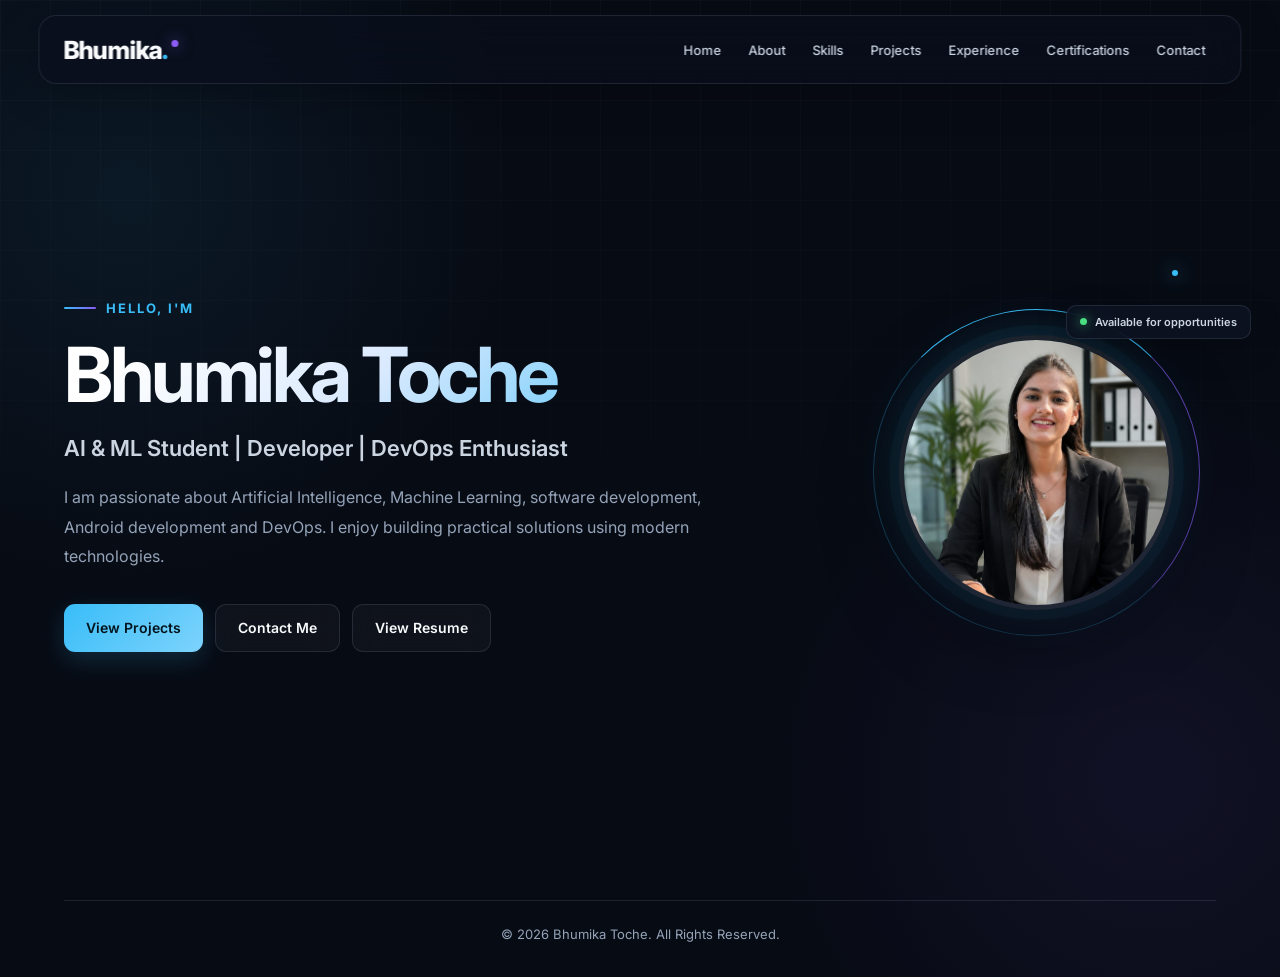
<file: index.html>
<!DOCTYPE html>
<html lang="en">
<head>
    <meta charset="UTF-8">
    <meta name="viewport" content="width=device-width, initial-scale=1.0">

    <title>Bhumika Toche | AI & ML Developer</title>

    <link rel="stylesheet" href="css/style.css">
</head>

<body>

    <header class="navbar">

        <div class="nav-container">

            <a href="index.html" class="logo">
                Bhumika<span>.</span>
            </a>

            <nav>
                <a href="index.html">Home</a>
                <a href="about.html">About</a>
                <a href="skills.html">Skills</a>
                <a href="projects.html">Projects</a>
                <a href="experience.html">Experience</a>
                <a href="certifications.html">Certifications</a>
                <a href="contacts.html">Contact</a>
            </nav>

        </div>

    </header>


    <main>

        <section id="home" class="hero">

            <div class="hero-content">

                <div class="hero-text">

                    <p class="small-text">
                        Hello, I'm
                    </p>

                    <h1>
                        Bhumika Toche
                    </h1>

                    <h2>
                        AI & ML Student | Developer | DevOps Enthusiast
                    </h2>

                    <p class="description">
                        I am passionate about Artificial Intelligence,
                        Machine Learning, software development,
                        Android development and DevOps. I enjoy
                        building practical solutions using modern
                        technologies.
                    </p>

                    <div class="hero-buttons">

                        <a href="projects.html" class="btn primary-btn">
                            View Projects
                        </a>

                        <a href="contacts.html" class="btn secondary-btn">
                            Contact Me
                        </a>

                        <a href="resume/Bhumika-Toche-Resume.pdf"
                           target="_blank"
                           class="btn secondary-btn">
                            View Resume
                        </a>

                    </div>

                </div>


                <div class="hero-image">

                    <div class="status-card">
                        <span class="status-dot"></span>
                        Available for opportunities
                    </div>

                    <img src="images/profile1.jpeg"
                         alt="Bhumika Toche">

                </div>

            </div>

        </section>

    </main>


    <footer>

        <p>
            © 2026 Bhumika Toche. All Rights Reserved.
        </p>

    </footer>


</body>
</html>
</file>
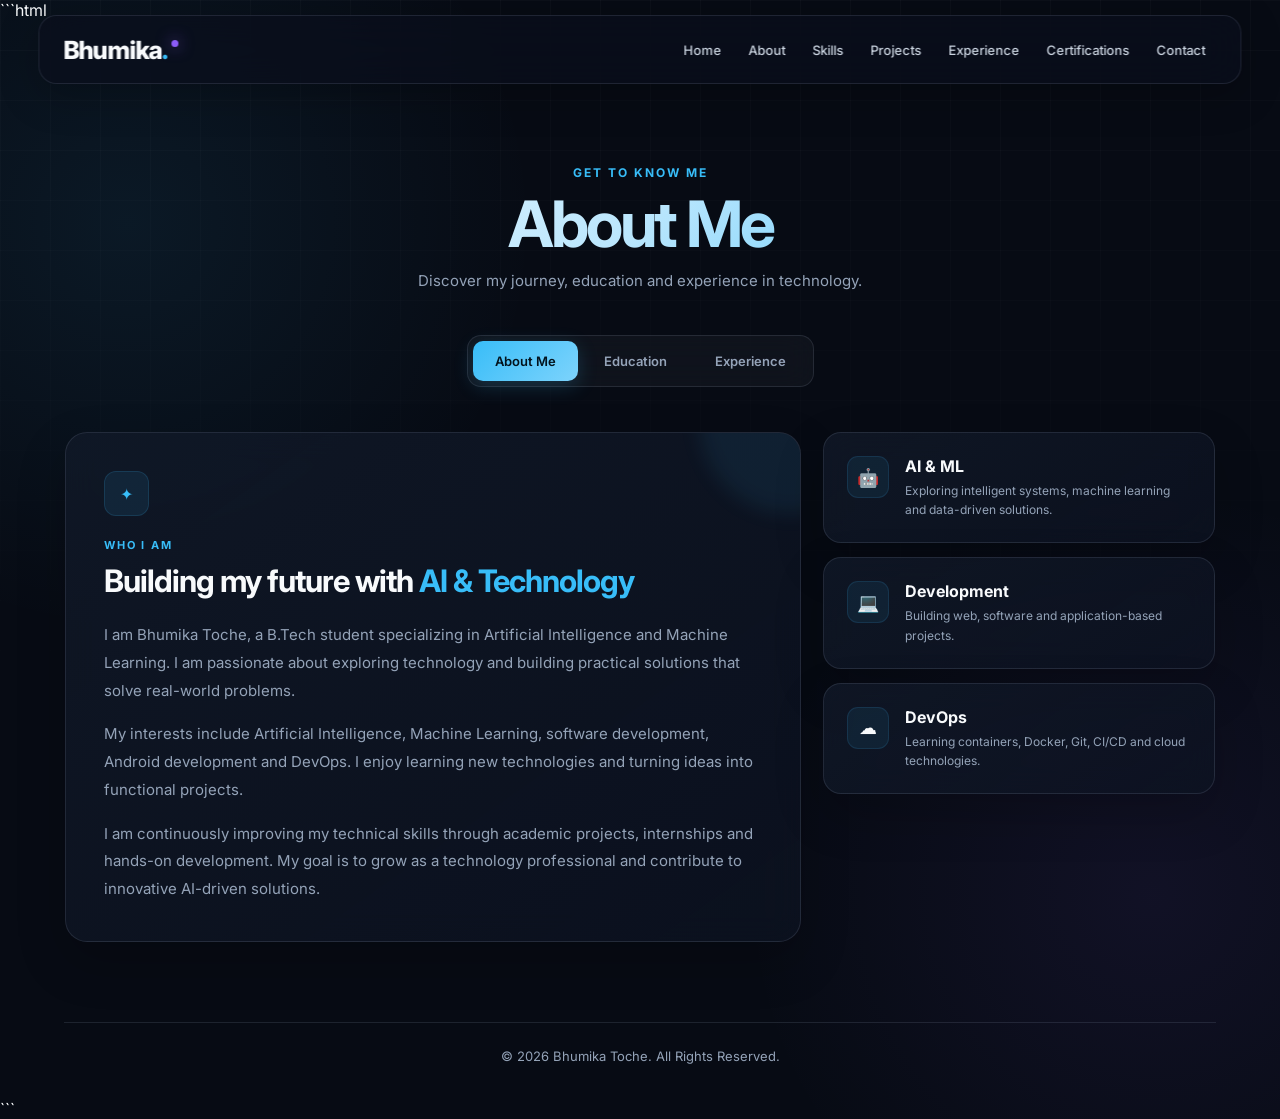
<file: about.html>
```html
<!DOCTYPE html>
<html lang="en">

<head>
    <meta charset="UTF-8">
    <meta name="viewport" content="width=device-width, initial-scale=1.0">

    <title>About | Bhumika Toche</title>

    <link rel="stylesheet" href="css/style.css">
    <link rel="stylesheet" href="css/about.css">
</head>

<body>

    <header class="navbar">

        <div class="nav-container">

            <a href="index.html" class="logo">
                Bhumika<span>.</span>
            </a>

            <nav>
                <a href="index.html">Home</a>
                <a href="about.html" class="active">About</a>
                <a href="skills.html">Skills</a>
                <a href="projects.html">Projects</a>
                <a href="experience.html">Experience</a>
                <a href="certifications.html">Certifications</a>
                <a href="contacts.html">Contact</a>
            </nav>

        </div>

    </header>


    <main>

        <section class="about-page">

            <div class="section-heading">

                <p class="section-label">
                    GET TO KNOW ME
                </p>

                <h1>
                    About <span>Me</span>
                </h1>

                <p>
                    Discover my journey, education and experience
                    in technology.
                </p>

            </div>


            <div class="about-tabs">

                <button
                    class="about-tab active"
                    onclick="showTab('about', this)">
                    About Me
                </button>

                <button
                    class="about-tab"
                    onclick="showTab('education', this)">
                    Education
                </button>

                <button
                    class="about-tab"
                    onclick="showTab('experience', this)">
                    Experience
                </button>

            </div>


            <div class="tab-content">


                <!-- ABOUT ME -->

                <div id="about" class="tab-panel active">

                    <div class="about-grid">

                        <div class="about-main-card">

                            <div class="card-icon">
                                ✦
                            </div>

                            <p class="card-label">
                                WHO I AM
                            </p>

                            <h2>
                                Building my future with
                                <span>AI & Technology</span>
                            </h2>

                            <p>
                                I am Bhumika Toche, a B.Tech student
                                specializing in Artificial Intelligence
                                and Machine Learning. I am passionate
                                about exploring technology and building
                                practical solutions that solve real-world
                                problems.
                            </p>

                            <p>
                                My interests include Artificial
                                Intelligence, Machine Learning, software
                                development, Android development and
                                DevOps. I enjoy learning new technologies
                                and turning ideas into functional projects.
                            </p>

                            <p>
                                I am continuously improving my technical
                                skills through academic projects,
                                internships and hands-on development.
                                My goal is to grow as a technology
                                professional and contribute to innovative
                                AI-driven solutions.
                            </p>

                        </div>


                        <div class="about-side">

                            <div class="info-card">

                                <div class="info-icon">
                                    🤖
                                </div>

                                <div>
                                    <h3>
                                        AI & ML
                                    </h3>

                                    <p>
                                        Exploring intelligent systems,
                                        machine learning and data-driven
                                        solutions.
                                    </p>
                                </div>

                            </div>


                            <div class="info-card">

                                <div class="info-icon">
                                    💻
                                </div>

                                <div>
                                    <h3>
                                        Development
                                    </h3>

                                    <p>
                                        Building web, software and
                                        application-based projects.
                                    </p>
                                </div>

                            </div>


                            <div class="info-card">

                                <div class="info-icon">
                                    ☁
                                </div>

                                <div>
                                    <h3>
                                        DevOps
                                    </h3>

                                    <p>
                                        Learning containers, Docker,
                                        Git, CI/CD and cloud technologies.
                                    </p>
                                </div>

                            </div>

                        </div>

                    </div>

                </div>


                <!-- EDUCATION -->

                <div id="education" class="tab-panel">

                    <div class="timeline">


                        <!-- BTECH -->

                        <div class="timeline-item">

                            <div class="timeline-dot"></div>

                            <div class="timeline-card">

                                <span class="timeline-number">
                                    01
                                </span>

                                <p class="timeline-type">
                                    CURRENTLY PURSUING
                                </p>

                                <h2>
                                    B.Tech — Artificial Intelligence
                                    & Machine Learning
                                </h2>

                                <h3>
                                    Zeal College of Engineering
                                    and Research
                                </h3>

                                <p>
                                    Currently pursuing B.Tech in
                                    Artificial Intelligence and
                                    Machine Learning.
                                </p>

                                <span class="result-badge">
                                    AI & ML
                                </span>

                            </div>

                        </div>


                        <!-- DIPLOMA -->

                        <div class="timeline-item">

                            <div class="timeline-dot"></div>

                            <div class="timeline-card">

                                <span class="timeline-number">
                                    02
                                </span>

                                <p class="timeline-type">
                                    DIPLOMA
                                </p>

                                <h2>
                                    Diploma in Computer Technology
                                </h2>

                                <h3>
                                    K.K. Wagh Polytechnic
                                </h3>

                                <p>
                                    Completed Diploma in Computer
                                    Technology with a strong foundation
                                    in programming and computer science.
                                </p>

                                <span class="result-badge">
                                    89.18%
                                </span>

                            </div>

                        </div>


                        <!-- 12TH -->

                        <div class="timeline-item">

                            <div class="timeline-dot"></div>

                            <div class="timeline-card">

                                <span class="timeline-number">
                                    03
                                </span>

                                <p class="timeline-type">
                                    HIGHER SECONDARY
                                </p>

                                <h2>
                                    12th — Science
                                </h2>

                                <h3>
                                    Brahma Valley Junior College
                                    of Science & Arts
                                </h3>

                                <p>
                                    Completed higher secondary education
                                    in the Science stream.
                                </p>

                                <span class="result-badge">
                                    77.77 Percentile
                                </span>

                            </div>

                        </div>


                        <!-- 10TH -->

                        <div class="timeline-item">

                            <div class="timeline-dot"></div>

                            <div class="timeline-card">

                                <span class="timeline-number">
                                    04
                                </span>

                                <p class="timeline-type">
                                    SECONDARY EDUCATION
                                </p>

                                <h2>
                                    10th Grade
                                </h2>

                                <h3>
                                    Deolali High School
                                </h3>

                                <p>
                                    Completed secondary education with
                                    a strong academic performance.
                                </p>

                                <span class="result-badge">
                                    91.80%
                                </span>

                            </div>

                        </div>

                    </div>

                </div>


                <!-- EXPERIENCE -->

                <div id="experience" class="tab-panel">

                    <div class="experience-grid">


                        <!-- DEVOPS INTERNSHIP -->

                        <div class="experience-card">

                            <div class="experience-top">

                                <span class="experience-icon">
                                    ☁
                                </span>

                                <span class="experience-status">
                                    INTERNSHIP
                                </span>

                            </div>

                            <p class="experience-date">
                                JULY — AUGUST
                            </p>

                            <h2>
                                DevOps Intern
                            </h2>

                            <h3>
                                TechnoHacks Solutions
                            </h3>

                            <p>
                                Worked on practical DevOps concepts
                                including Docker, containerization,
                                Git and deployment workflows.
                            </p>

                            <div class="experience-tags">

                                <span>Docker</span>
                                <span>Git</span>
                                <span>DevOps</span>

                            </div>

                        </div>


                        <!-- PROJECT EXPERIENCE -->

                        <div class="experience-card">

                            <div class="experience-top">

                                <span class="experience-icon">
                                    💻
                                </span>

                                <span class="experience-status">
                                    PROJECT EXPERIENCE
                                </span>

                            </div>

                            <p class="experience-date">
                                ACADEMIC & PERSONAL PROJECTS
                            </p>

                            <h2>
                                Student Developer
                            </h2>

                            <h3>
                                Academic & Personal Projects
                            </h3>

                            <p>
                                Developed projects using programming,
                                web development, databases, AI/ML and
                                modern development technologies.
                            </p>

                            <div class="experience-tags">

                                <span>Python</span>
                                <span>AI/ML</span>
                                <span>Web</span>

                            </div>

                        </div>

                    </div>

                </div>

            </div>

        </section>

    </main>


    <footer>

        <p>
            © 2026 Bhumika Toche. All Rights Reserved.
        </p>

    </footer>


    <script>

        function showTab(tabName, button) {

            const panels =
                document.querySelectorAll(".tab-panel");

            const buttons =
                document.querySelectorAll(".about-tab");

            panels.forEach(function(panel) {
                panel.classList.remove("active");
            });

            buttons.forEach(function(btn) {
                btn.classList.remove("active");
            });

            document
                .getElementById(tabName)
                .classList.add("active");

            button.classList.add("active");

        }

    </script>

</body>

</html>
```
</file>
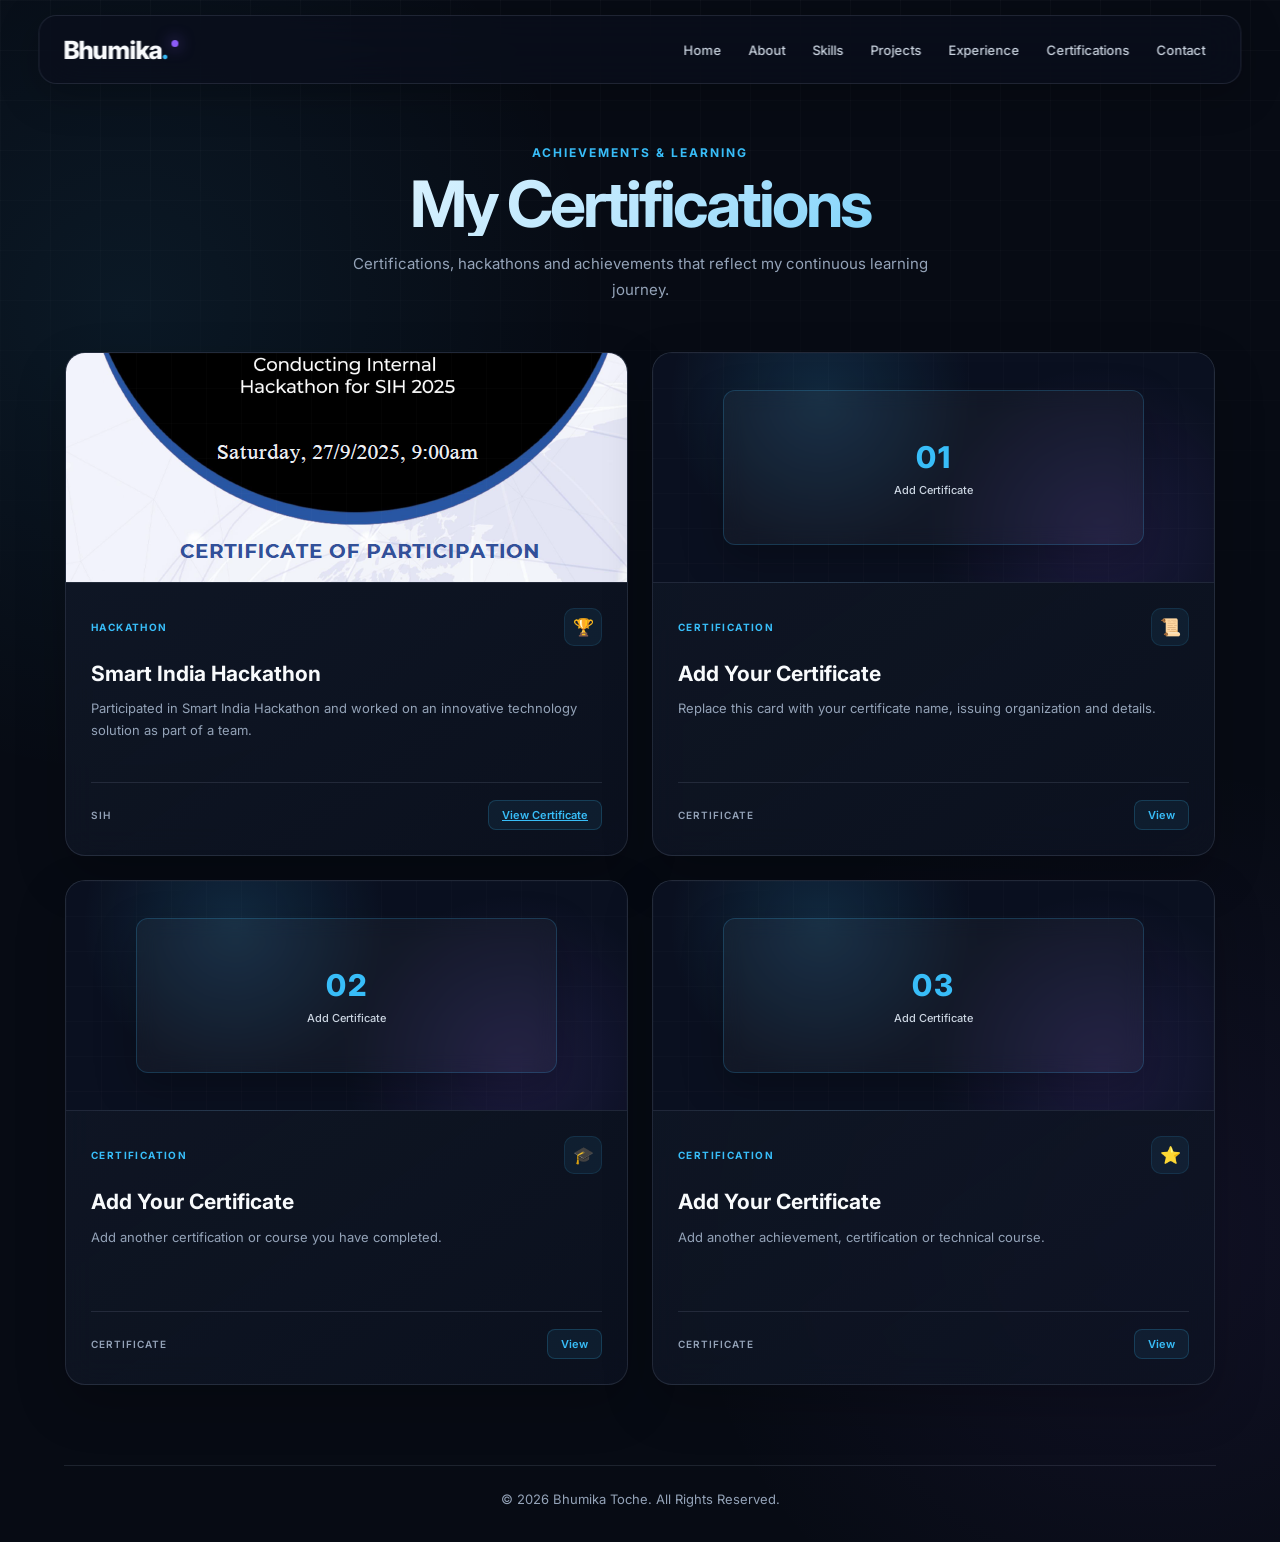
<file: certifications.html>
<!DOCTYPE html>
<html lang="en">

<head>
    <meta charset="UTF-8">
    <meta name="viewport" content="width=device-width, initial-scale=1.0">

    <title>Certifications | Bhumika Toche</title>

    <link rel="stylesheet" href="css/style.css">
    <link rel="stylesheet" href="css/certifications.css">
</head>

<body>

    <header class="navbar">

        <div class="nav-container">

            <a href="index.html" class="logo">
                Bhumika<span>.</span>
            </a>

            <nav>
                <a href="index.html">Home</a>
                <a href="about.html">About</a>
                <a href="skills.html">Skills</a>
                <a href="projects.html">Projects</a>
                <a href="experience.html">Experience</a>
                <a href="certifications.html" class="active">
                    Certifications
                </a>
                <a href="contacts.html">Contact</a>
            </nav>

        </div>

    </header>


    <main>

        <section class="certifications-page">

            <div class="section-heading">

                <p class="section-label">
                    ACHIEVEMENTS & LEARNING
                </p>

                <h1>
                    My <span>Certifications</span>
                </h1>

                <p>
                    Certifications, hackathons and achievements
                    that reflect my continuous learning journey.
                </p>

            </div>


            <div class="certificate-grid">


                <!-- SIH CERTIFICATE -->

                <article class="certificate-card">

                    <div class="certificate-image">

                        <a
                            href="images/sih.png"
                            target="_blank"
                            title="View Smart India Hackathon Certificate">

                            <img
                                src="images/sih.png"
                                alt="Smart India Hackathon Certificate">

                        </a>

                        <div class="certificate-overlay">

                            <span class="view-text">
                                View Certificate
                            </span>

                        </div>

                    </div>


                    <div class="certificate-content">

                        <div class="certificate-top">

                            <span class="certificate-category">
                                HACKATHON
                            </span>

                            <span class="certificate-icon">
                                🏆
                            </span>

                        </div>


                        <h2>
                            Smart India Hackathon
                        </h2>


                        <p>
                            Participated in Smart India Hackathon
                            and worked on an innovative technology
                            solution as part of a team.
                        </p>


                        <div class="certificate-footer">

                            <span>
                                SIH
                            </span>

                            <a
                                href="images/sih.png"
                                target="_blank"
                                class="certificate-btn">
                                View Certificate
                            </a>

                        </div>

                    </div>

                </article>



                <!-- CERTIFICATE 2 -->

                <article class="certificate-card">

                    <div class="certificate-image">

                        <div class="certificate-placeholder">

                            <span>
                                01
                            </span>

                            <p>
                                Add Certificate
                            </p>

                        </div>

                    </div>


                    <div class="certificate-content">

                        <div class="certificate-top">

                            <span class="certificate-category">
                                CERTIFICATION
                            </span>

                            <span class="certificate-icon">
                                📜
                            </span>

                        </div>


                        <h2>
                            Add Your Certificate
                        </h2>


                        <p>
                            Replace this card with your certificate
                            name, issuing organization and details.
                        </p>


                        <div class="certificate-footer">

                            <span>
                                CERTIFICATE
                            </span>

                            <button
                                class="certificate-btn"
                                type="button">
                                View
                            </button>

                        </div>

                    </div>

                </article>



                <!-- CERTIFICATE 3 -->

                <article class="certificate-card">

                    <div class="certificate-image">

                        <div class="certificate-placeholder">

                            <span>
                                02
                            </span>

                            <p>
                                Add Certificate
                            </p>

                        </div>

                    </div>


                    <div class="certificate-content">

                        <div class="certificate-top">

                            <span class="certificate-category">
                                CERTIFICATION
                            </span>

                            <span class="certificate-icon">
                                🎓
                            </span>

                        </div>


                        <h2>
                            Add Your Certificate
                        </h2>


                        <p>
                            Add another certification or course
                            you have completed.
                        </p>


                        <div class="certificate-footer">

                            <span>
                                CERTIFICATE
                            </span>

                            <button
                                class="certificate-btn"
                                type="button">
                                View
                            </button>

                        </div>

                    </div>

                </article>



                <!-- CERTIFICATE 4 -->

                <article class="certificate-card">

                    <div class="certificate-image">

                        <div class="certificate-placeholder">

                            <span>
                                03
                            </span>

                            <p>
                                Add Certificate
                            </p>

                        </div>

                    </div>


                    <div class="certificate-content">

                        <div class="certificate-top">

                            <span class="certificate-category">
                                CERTIFICATION
                            </span>

                            <span class="certificate-icon">
                                ⭐
                            </span>

                        </div>


                        <h2>
                            Add Your Certificate
                        </h2>


                        <p>
                            Add another achievement, certification
                            or technical course.
                        </p>


                        <div class="certificate-footer">

                            <span>
                                CERTIFICATE
                            </span>

                            <button
                                class="certificate-btn"
                                type="button">
                                View
                            </button>

                        </div>

                    </div>

                </article>


            </div>

        </section>

    </main>


    <footer>

        <p>
            © 2026 Bhumika Toche. All Rights Reserved.
        </p>

    </footer>

</body>

</html>
</file>
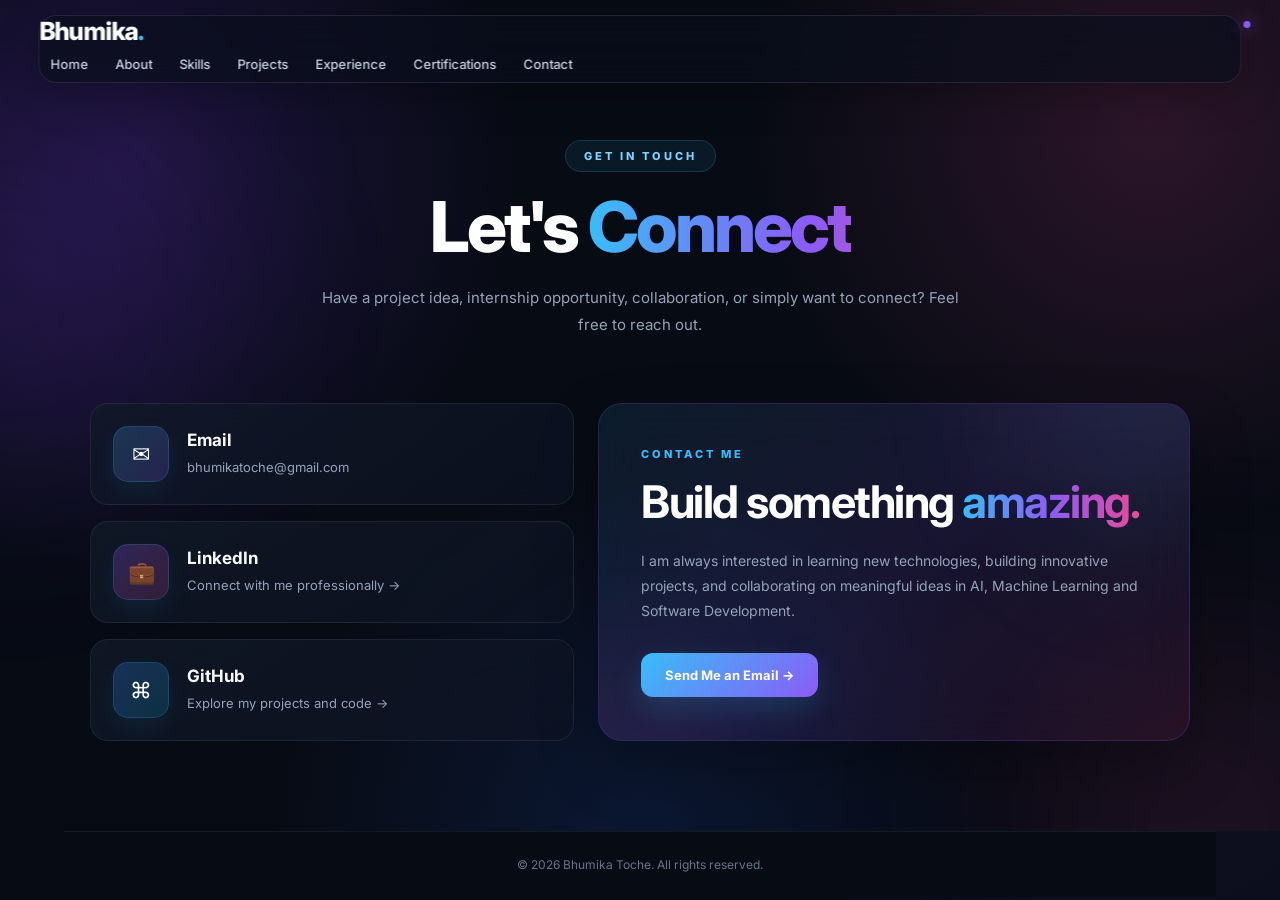
<file: contacts.html>
<!DOCTYPE html>
<html lang="en">

<head>
    <meta charset="UTF-8">
    <meta name="viewport" content="width=device-width, initial-scale=1.0">

    <title>Contact | Bhumika Toche</title>

    <link rel="stylesheet" href="css/style.css">
    <link rel="stylesheet" href="css/contacts.css">
</head>

<body>

    <header class="navbar">

        <div class="logo">
            Bhumika<span>.</span>
        </div>

        <nav>
            <a href="index.html">Home</a>
            <a href="about.html">About</a>
            <a href="skills.html">Skills</a>
            <a href="projects.html">Projects</a>
            <a href="experience.html">Experience</a>
            <a href="certifications.html">Certifications</a>
            <a href="contacts.html" class="active">Contact</a>
        </nav>

    </header>


    <main class="contact-page">

        <section class="contact-hero">

            <p class="section-tag">
                GET IN TOUCH
            </p>

            <h1>
                Let's <span>Connect</span>
            </h1>

            <p>
                Have a project idea, internship opportunity,
                collaboration, or simply want to connect?
                Feel free to reach out.
            </p>

        </section>


        <section class="contact-container">

            <div class="contact-info">

                <div class="contact-card">

                    <div class="contact-icon">
                        ✉
                    </div>

                    <div>
                        <h3>Email</h3>

                        <a href="mailto:bhumikatoche@gmail.com">
                            bhumikatoche@gmail.com
                        </a>
                    </div>

                </div>


                <div class="contact-card">

                    <div class="contact-icon">
                        💼
                    </div>

                    <div>
                        <h3>LinkedIn</h3>

                        <a href= "#" target="_blank">
                            Connect with me professionally →
                        </a>
                    </div>

                </div>


                <div class="contact-card">

                    <div class="contact-icon">
                        ⌘
                    </div>

                    <div>
                        <h3>GitHub</h3>

                        <a href="https://github.com/Bhumika29-05" target="_blank">
                            Explore my projects and code →
                        </a>
                    </div>

                </div>

            </div>


            <div class="contact-message">

                <p class="section-tag">
                    CONTACT ME
                </p>

                <h2>
                    Build something
                    <span>amazing.</span>
                </h2>

                <p>
                    I am always interested in learning new technologies,
                    building innovative projects, and collaborating on
                    meaningful ideas in AI, Machine Learning and Software
                    Development.
                </p>

                <a
                    class="email-button"
                    href="mailto:bhumikatoche@gmail.com"
                >
                    Send Me an Email →
                </a>

            </div>

        </section>

    </main>


    <footer class="footer">

        <p>
            © 2026 Bhumika Toche. All rights reserved.
        </p>

    </footer>

</body>
</html>
</file>
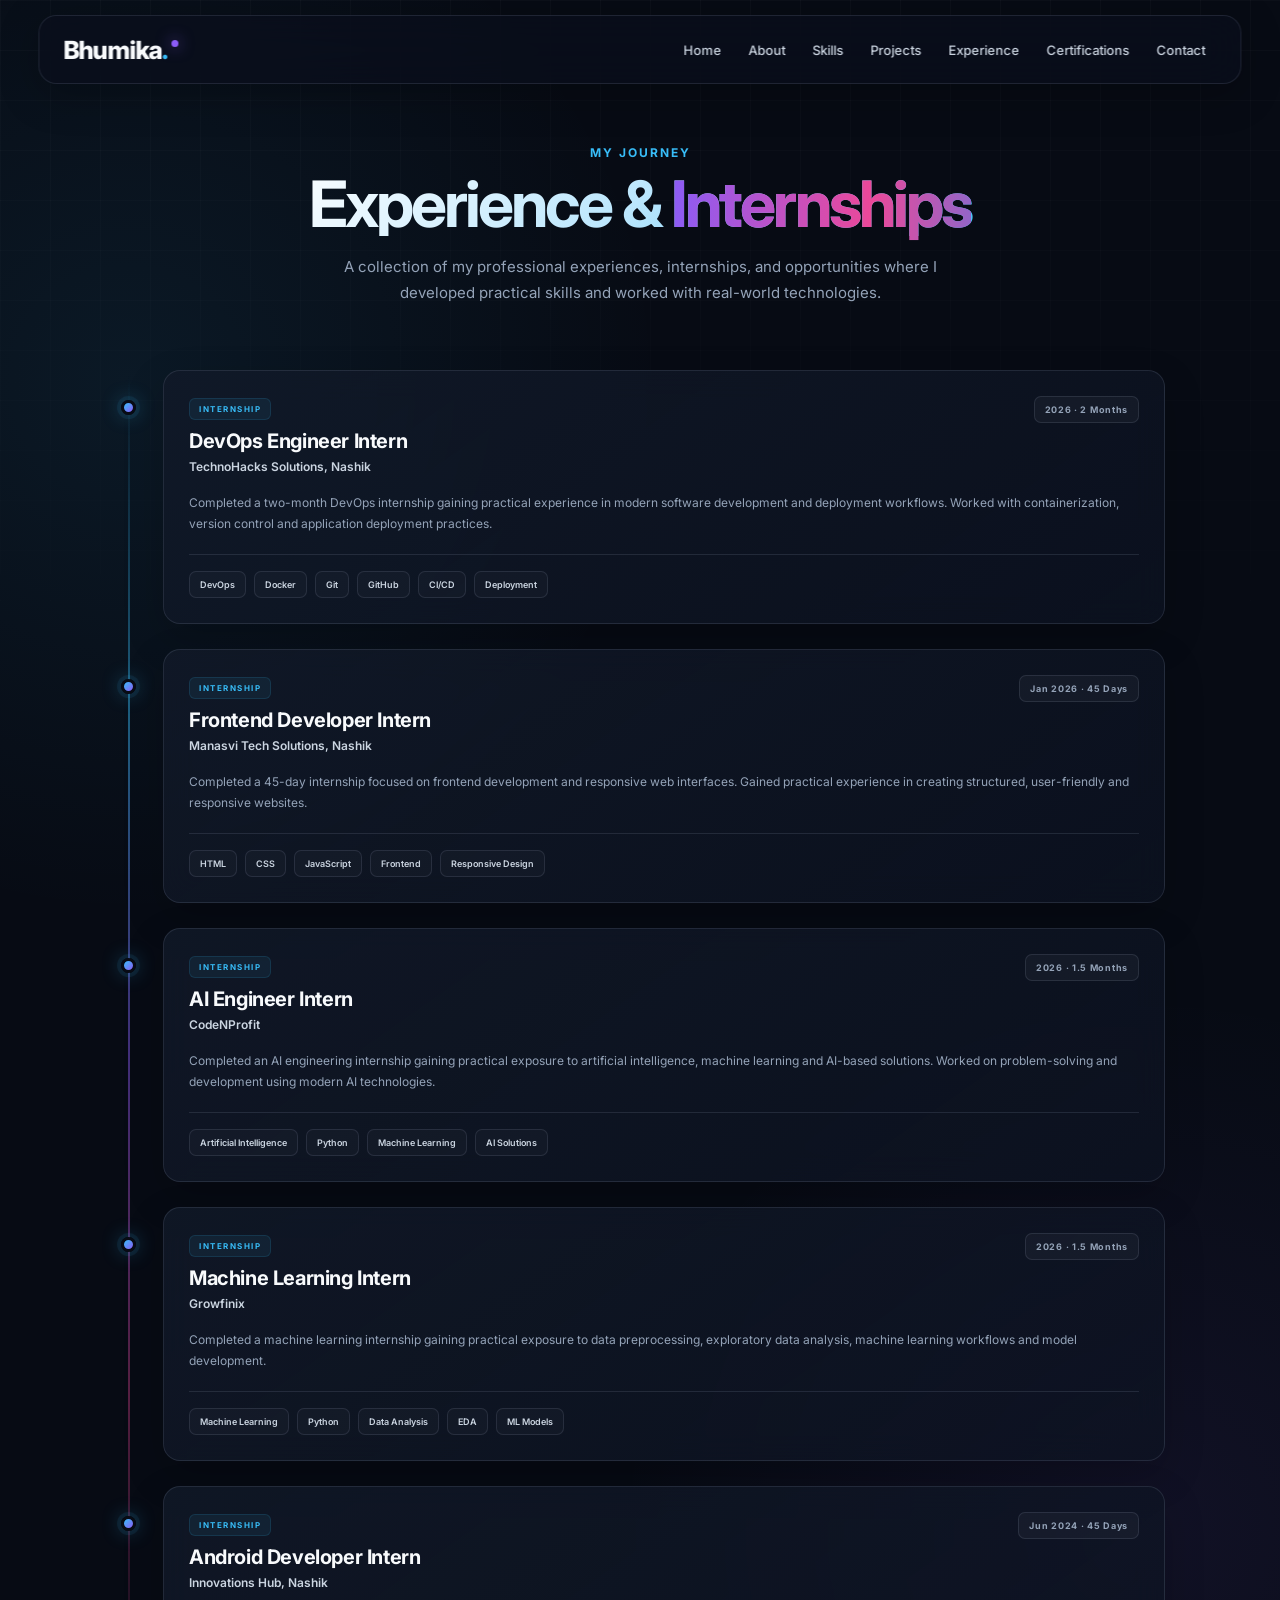
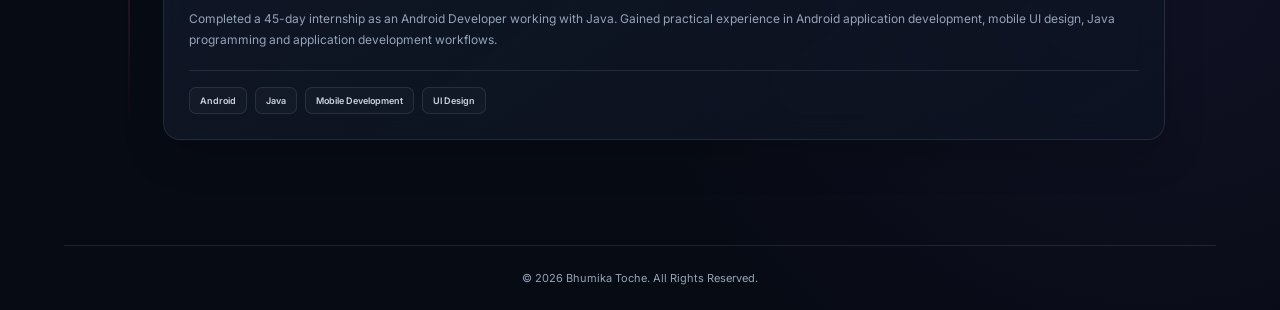
<file: experience.html>
<!DOCTYPE html>
<html lang="en">

<head>
    <meta charset="UTF-8">
    <meta name="viewport" content="width=device-width, initial-scale=1.0">

    <title>Experience | Bhumika Toche</title>

    <link rel="stylesheet" href="css/style.css">
    <link rel="stylesheet" href="css/experience.css">
</head>

<body>

    <header class="navbar">

        <div class="nav-container">

            <a href="index.html" class="logo">
                Bhumika<span>.</span>
            </a>

            <nav>
                <a href="index.html">Home</a>
                <a href="about.html">About</a>
                <a href="skills.html">Skills</a>
                <a href="projects.html">Projects</a>
                <a href="experience.html" class="active">Experience</a>
                <a href="certifications.html">Certifications</a>
                <a href="contacts.html">Contact</a>
            </nav>

        </div>

    </header>


    <main class="experience-page">

        <!-- =========================
             EXPERIENCE HERO
        ========================== -->

        <section class="experience-hero">

            <p class="section-tag">
                MY JOURNEY
            </p>

            <h1>
                Experience &
                <span>Internships</span>
            </h1>

            <p>
                A collection of my professional experiences, internships,
                and opportunities where I developed practical skills and
                worked with real-world technologies.
            </p>

        </section>


        <!-- =========================
             EXPERIENCE TIMELINE
        ========================== -->

        <section class="experience-timeline">


            <!-- TECHHNOHACKS -->

            <div class="experience-item">

                <div class="timeline-dot"></div>

                <div class="experience-card">

                    <div class="experience-top">

                        <div>

                            <span class="experience-type">
                                INTERNSHIP
                            </span>

                            <h2>
                                DevOps Engineer Intern
                            </h2>

                            <h3>
                                TechnoHacks Solutions, Nashik
                            </h3>

                        </div>

                        <span class="experience-date">
                            2026 · 2 Months
                        </span>

                    </div>

                    <p>
                        Completed a two-month DevOps internship gaining
                        practical experience in modern software development
                        and deployment workflows. Worked with containerization,
                        version control and application deployment practices.
                    </p>

                    <div class="experience-tags">

                        <span>DevOps</span>
                        <span>Docker</span>
                        <span>Git</span>
                        <span>GitHub</span>
                        <span>CI/CD</span>
                        <span>Deployment</span>

                    </div>

                </div>

            </div>


            <!-- MANASVI -->

            <div class="experience-item">

                <div class="timeline-dot"></div>

                <div class="experience-card">

                    <div class="experience-top">

                        <div>

                            <span class="experience-type">
                                INTERNSHIP
                            </span>

                            <h2>
                                Frontend Developer Intern
                            </h2>

                            <h3>
                                Manasvi Tech Solutions, Nashik
                            </h3>

                        </div>

                        <span class="experience-date">
                            Jan 2026 · 45 Days
                        </span>

                    </div>

                    <p>
                        Completed a 45-day internship focused on frontend
                        development and responsive web interfaces. Gained
                        practical experience in creating structured,
                        user-friendly and responsive websites.
                    </p>

                    <div class="experience-tags">

                        <span>HTML</span>
                        <span>CSS</span>
                        <span>JavaScript</span>
                        <span>Frontend</span>
                        <span>Responsive Design</span>

                    </div>

                </div>

            </div>


            <!-- CODENPROFIT -->

            <div class="experience-item">

                <div class="timeline-dot"></div>

                <div class="experience-card">

                    <div class="experience-top">

                        <div>

                            <span class="experience-type">
                                INTERNSHIP
                            </span>

                            <h2>
                                AI Engineer Intern
                            </h2>

                            <h3>
                                CodeNProfit
                            </h3>

                        </div>

                        <span class="experience-date">
                            2026 · 1.5 Months
                        </span>

                    </div>

                    <p>
                        Completed an AI engineering internship gaining
                        practical exposure to artificial intelligence,
                        machine learning and AI-based solutions. Worked on
                        problem-solving and development using modern
                        AI technologies.
                    </p>

                    <div class="experience-tags">

                        <span>Artificial Intelligence</span>
                        <span>Python</span>
                        <span>Machine Learning</span>
                        <span>AI Solutions</span>

                    </div>

                </div>

            </div>


            <!-- GROWFINIX -->

            <div class="experience-item">

                <div class="timeline-dot"></div>

                <div class="experience-card">

                    <div class="experience-top">

                        <div>

                            <span class="experience-type">
                                INTERNSHIP
                            </span>

                            <h2>
                                Machine Learning Intern
                            </h2>

                            <h3>
                                Growfinix
                            </h3>

                        </div>

                        <span class="experience-date">
                            2026 · 1.5 Months
                        </span>

                    </div>

                    <p>
                        Completed a machine learning internship gaining
                        practical exposure to data preprocessing, exploratory
                        data analysis, machine learning workflows and
                        model development.
                    </p>

                    <div class="experience-tags">

                        <span>Machine Learning</span>
                        <span>Python</span>
                        <span>Data Analysis</span>
                        <span>EDA</span>
                        <span>ML Models</span>

                    </div>

                </div>

            </div>


            <!-- INNOVATIONS HUB -->

            <div class="experience-item">

                <div class="timeline-dot"></div>

                <div class="experience-card">

                    <div class="experience-top">

                        <div>

                            <span class="experience-type">
                                INTERNSHIP
                            </span>

                            <h2>
                                Android Developer Intern
                            </h2>

                            <h3>
                                Innovations Hub, Nashik
                            </h3>

                        </div>

                        <span class="experience-date">
                            Jun 2024 · 45 Days
                        </span>

                    </div>

                    <p>
                        Completed a 45-day internship as an Android Developer
                        working with Java. Gained practical experience in
                        Android application development, mobile UI design,
                        Java programming and application development workflows.
                    </p>

                    <div class="experience-tags">

                        <span>Android</span>
                        <span>Java</span>
                        <span>Mobile Development</span>
                        <span>UI Design</span>

                    </div>

                </div>

            </div>


        </section>

    </main>


    <footer>

        <p>
            © 2026 Bhumika Toche. All Rights Reserved.
        </p>

    </footer>


</body>

</html>
</file>
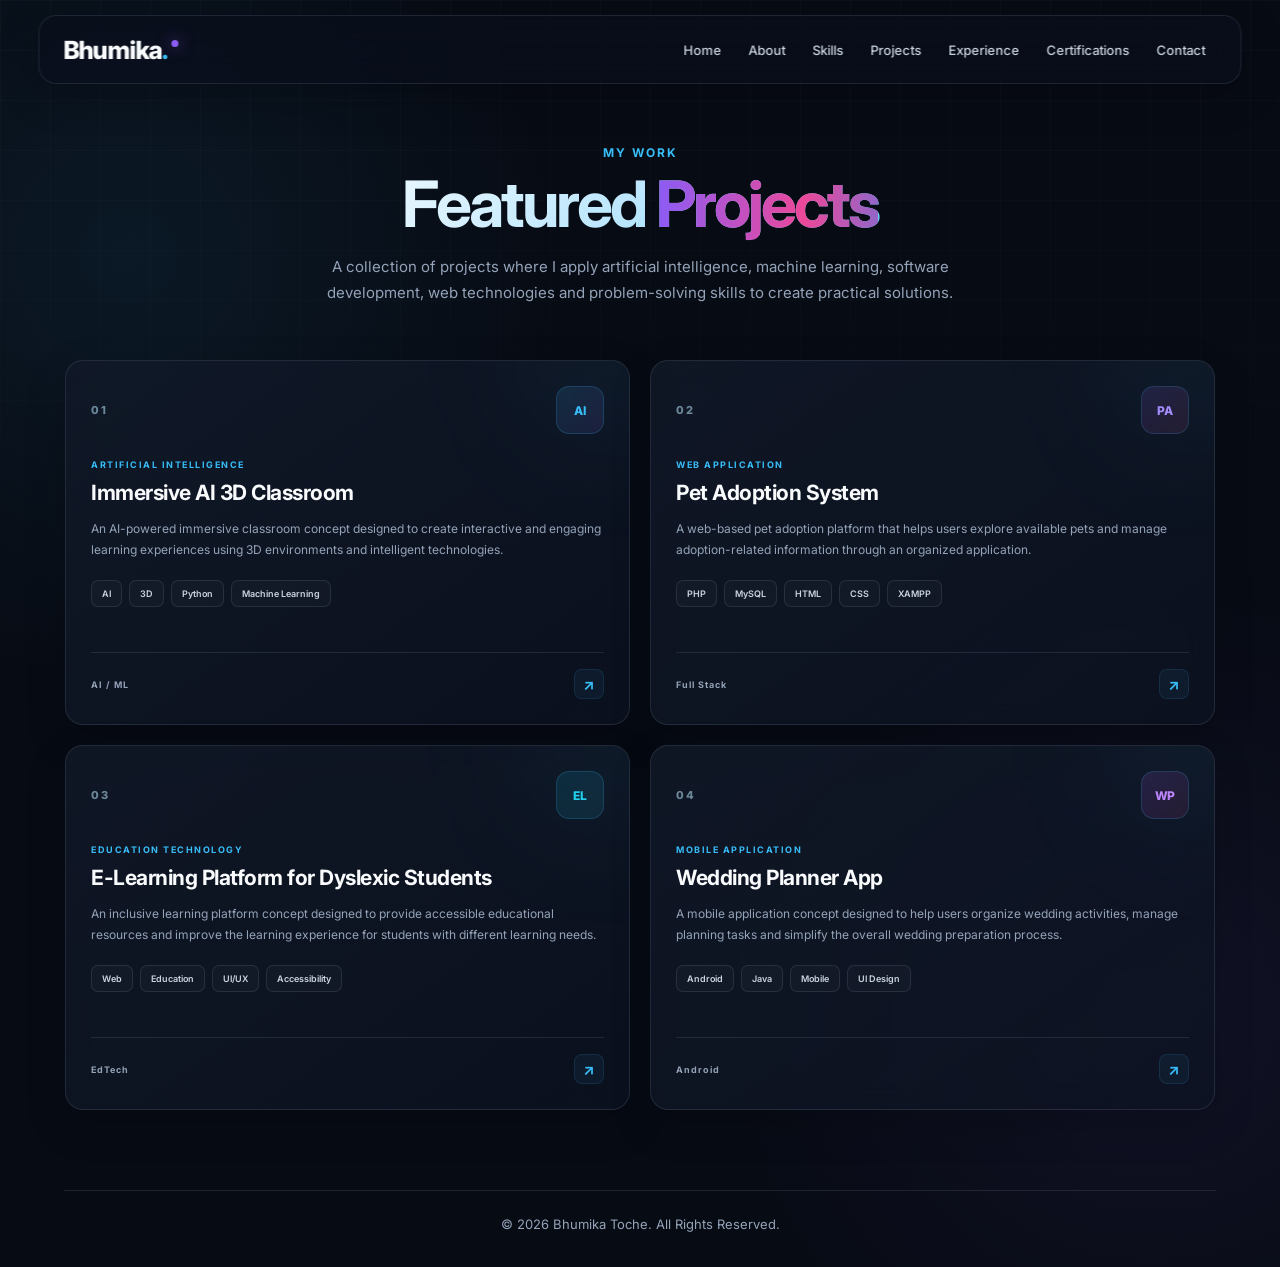
<file: projects.html>
<!DOCTYPE html>
<html lang="en">

<head>
    <meta charset="UTF-8">
    <meta name="viewport" content="width=device-width, initial-scale=1.0">

    <title>Projects | Bhumika Toche</title>

    <link rel="stylesheet" href="css/style.css">
    <link rel="stylesheet" href="css/projects.css">
</head>

<body>

    <header class="navbar">

        <div class="nav-container">

            <a href="index.html" class="logo">
                Bhumika<span>.</span>
            </a>

            <nav>
                <a href="index.html">Home</a>
                <a href="about.html">About</a>
                <a href="skills.html">Skills</a>
                <a href="projects.html" class="active">Projects</a>
                <a href="experience.html">Experience</a>
                <a href="certifications.html">Certifications</a>
                <a href="contacts.html">Contact</a>
            </nav>

        </div>

    </header>


    <main class="projects-page">

               <section class="projects-hero">

            <p class="section-tag">
                MY WORK
            </p>

            <h1>
                Featured
                <span>Projects</span>
            </h1>

            <p>
                A collection of projects where I apply artificial
                intelligence, machine learning, software development,
                web technologies and problem-solving skills to create
                practical solutions.
            </p>

        </section>

        <section class="projects-grid">
            <!-- PROJECT 01 -->

            <article class="project-card">

                <div class="project-card-top">

                    <div class="project-number">
                        01
                    </div>

                    <div class="project-icon">
                        AI
                    </div>

                </div>

                <div class="project-content">

                    <p class="project-category">
                        ARTIFICIAL INTELLIGENCE
                    </p>

                    <h2>
                        Immersive AI 3D Classroom
                    </h2>

                    <p>
                        An AI-powered immersive classroom concept designed
                        to create interactive and engaging learning
                        experiences using 3D environments and intelligent
                        technologies.
                    </p>

                    <div class="project-tags">
                        <span>AI</span>
                        <span>3D</span>
                        <span>Python</span>
                        <span>Machine Learning</span>
                    </div>

                </div>

                <div class="project-footer">

                    <span>
                        AI / ML
                    </span>

                    <span class="project-arrow">
                        ↗
                    </span>

                </div>

            </article>


            <!-- PROJECT 02 -->

            <article class="project-card">

                <div class="project-card-top">

                    <div class="project-number">
                        02
                    </div>

                    <div class="project-icon">
                        PA
                    </div>

                </div>

                <div class="project-content">

                    <p class="project-category">
                        WEB APPLICATION
                    </p>

                    <h2>
                        Pet Adoption System
                    </h2>

                    <p>
                        A web-based pet adoption platform that helps users
                        explore available pets and manage adoption-related
                        information through an organized application.
                    </p>

                    <div class="project-tags">
                        <span>PHP</span>
                        <span>MySQL</span>
                        <span>HTML</span>
                        <span>CSS</span>
                        <span>XAMPP</span>
                    </div>

                </div>

                <div class="project-footer">

                    <span>
                        Full Stack
                    </span>

                    <span class="project-arrow">
                        ↗
                    </span>

                </div>

            </article>
                        <!-- PROJECT 07 -->

            <article class="project-card">

                <div class="project-card-top">

                    <div class="project-number">
                        03
                    </div>

                    <div class="project-icon">
                        EL
                    </div>

                </div>

                <div class="project-content">

                    <p class="project-category">
                        EDUCATION TECHNOLOGY
                    </p>

                    <h2>
                        E-Learning Platform for Dyslexic Students
                    </h2>

                    <p>
                        An inclusive learning platform concept designed to
                        provide accessible educational resources and improve
                        the learning experience for students with different
                        learning needs.
                    </p>

                    <div class="project-tags">
                        <span>Web</span>
                        <span>Education</span>
                        <span>UI/UX</span>
                        <span>Accessibility</span>
                    </div>

                </div>

                <div class="project-footer">

                    <span>
                        EdTech
                    </span>

                    <span class="project-arrow">
                        ↗
                    </span>

                </div>

            </article>


            <!-- PROJECT 08 -->

            <article class="project-card">

                <div class="project-card-top">

                    <div class="project-number">
                        04
                    </div>

                    <div class="project-icon">
                        WP
                    </div>

                </div>

                <div class="project-content">

                    <p class="project-category">
                        MOBILE APPLICATION
                    </p>

                    <h2>
                        Wedding Planner App
                    </h2>

                    <p>
                        A mobile application concept designed to help users
                        organize wedding activities, manage planning tasks
                        and simplify the overall wedding preparation process.
                    </p>

                    <div class="project-tags">
                        <span>Android</span>
                        <span>Java</span>
                        <span>Mobile</span>
                        <span>UI Design</span>
                    </div>

                </div>

                <div class="project-footer">

                    <span>
                        Android
                    </span>

                    <span class="project-arrow">
                        ↗
                    </span>

                </div>

            </article>


        </section>

    </main>


    <footer>

        <p>
            © 2026 Bhumika Toche. All Rights Reserved.
        </p>

    </footer>


</body>

</html>
</file>
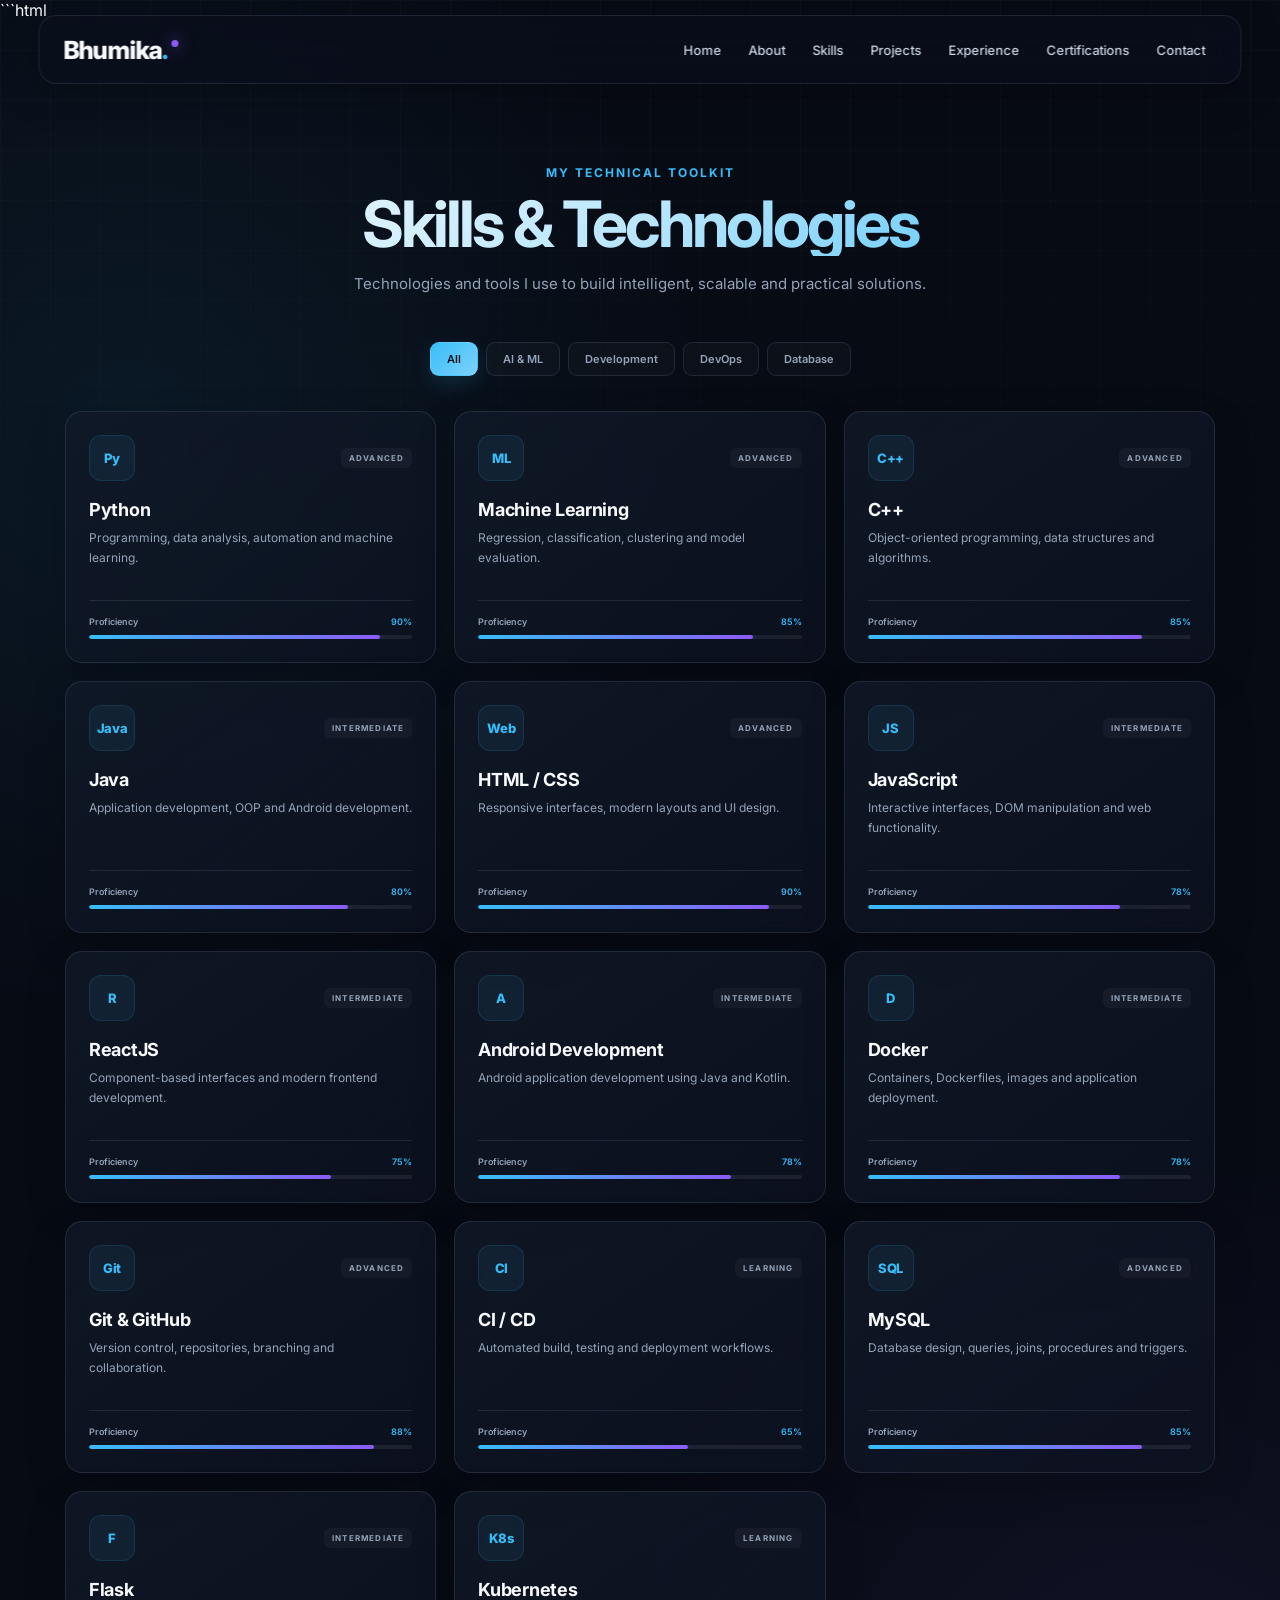
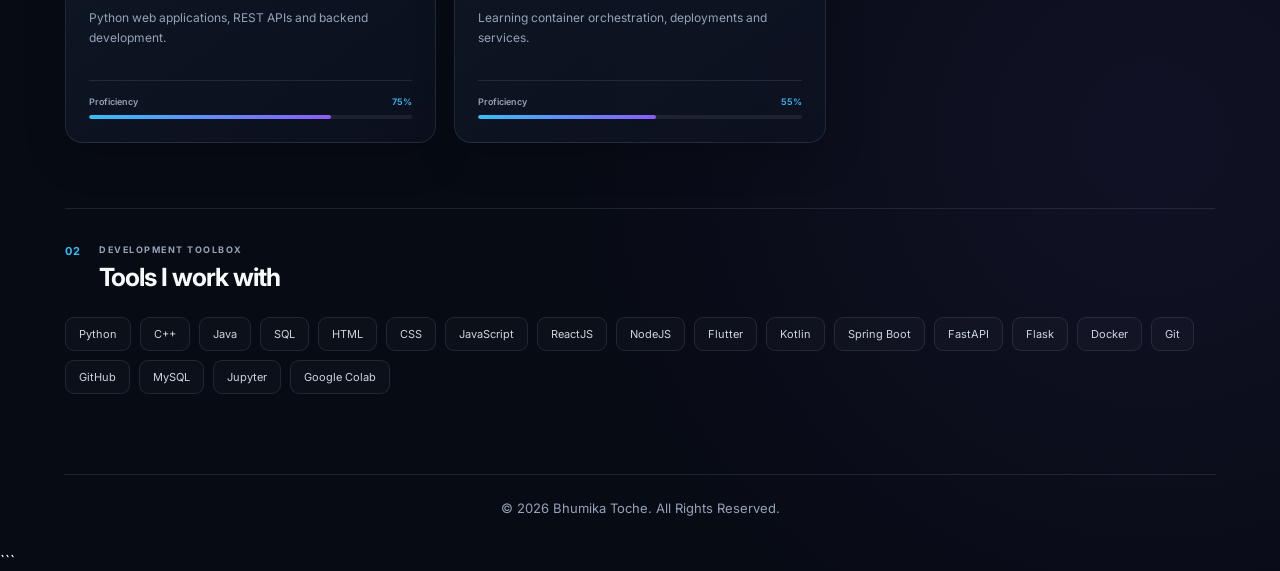
<file: skills.html>
```html
<!DOCTYPE html>
<html lang="en">

<head>

    <meta charset="UTF-8">
    <meta name="viewport" content="width=device-width, initial-scale=1.0">

    <title>Skills | Bhumika Toche</title>

    <link rel="stylesheet" href="css/style.css">
    <link rel="stylesheet" href="css/skills.css">

</head>


<body>


    <header class="navbar">

        <div class="nav-container">

            <a href="index.html" class="logo">
                Bhumika<span>.</span>
            </a>

            <nav>

                <a href="index.html">
                    Home
                </a>

                <a href="about.html">
                    About
                </a>

                <a href="skills.html" class="active">
                    Skills
                </a>

                <a href="projects.html">
                    Projects
                </a>

                <a href="experience.html">
                    Experience
                </a>

                <a href="certifications.html">
                    Certifications
                </a>

                <a href="contacts.html">
                    Contact
                </a>

            </nav>

        </div>

    </header>



    <main>


        <section class="skills-page">


            <div class="section-heading">

                <p class="section-label">
                    MY TECHNICAL TOOLKIT
                </p>

                <h1>
                    Skills & <span>Technologies</span>
                </h1>

                <p>
                    Technologies and tools I use to build intelligent,
                    scalable and practical solutions.
                </p>

            </div>



            <!-- SKILL FILTER -->

            <div class="skill-tabs">

                <button
                    class="skill-tab active"
                    onclick="filterSkills('all', this)">
                    All
                </button>

                <button
                    class="skill-tab"
                    onclick="filterSkills('ai', this)">
                    AI & ML
                </button>

                <button
                    class="skill-tab"
                    onclick="filterSkills('development', this)">
                    Development
                </button>

                <button
                    class="skill-tab"
                    onclick="filterSkills('devops', this)">
                    DevOps
                </button>

                <button
                    class="skill-tab"
                    onclick="filterSkills('database', this)">
                    Database
                </button>

            </div>



            <!-- SKILL CARDS -->

            <div class="skills-grid">


                <!-- PYTHON -->

                <article class="skill-card" data-category="ai">

                    <div class="skill-card-top">

                        <div class="skill-logo python">
                            Py
                        </div>

                        <span class="skill-level">
                            ADVANCED
                        </span>

                    </div>

                    <h2>
                        Python
                    </h2>

                    <p>
                        Programming, data analysis,
                        automation and machine learning.
                    </p>

                    <div class="skill-progress">

                        <div class="progress-label">
                            <span>Proficiency</span>
                            <span>90%</span>
                        </div>

                        <div class="progress-bar">
                            <span style="width: 90%"></span>
                        </div>

                    </div>

                </article>



                <!-- MACHINE LEARNING -->

                <article class="skill-card" data-category="ai">

                    <div class="skill-card-top">

                        <div class="skill-logo ml">
                            ML
                        </div>

                        <span class="skill-level">
                            ADVANCED
                        </span>

                    </div>

                    <h2>
                        Machine Learning
                    </h2>

                    <p>
                        Regression, classification,
                        clustering and model evaluation.
                    </p>

                    <div class="skill-progress">

                        <div class="progress-label">
                            <span>Proficiency</span>
                            <span>85%</span>
                        </div>

                        <div class="progress-bar">
                            <span style="width: 85%"></span>
                        </div>

                    </div>

                </article>



                <!-- C++ -->

                <article class="skill-card" data-category="development">

                    <div class="skill-card-top">

                        <div class="skill-logo cpp">
                            C++
                        </div>

                        <span class="skill-level">
                            ADVANCED
                        </span>

                    </div>

                    <h2>
                        C++
                    </h2>

                    <p>
                        Object-oriented programming,
                        data structures and algorithms.
                    </p>

                    <div class="skill-progress">

                        <div class="progress-label">
                            <span>Proficiency</span>
                            <span>85%</span>
                        </div>

                        <div class="progress-bar">
                            <span style="width: 85%"></span>
                        </div>

                    </div>

                </article>



                <!-- JAVA -->

                <article class="skill-card" data-category="development">

                    <div class="skill-card-top">

                        <div class="skill-logo java">
                            Java
                        </div>

                        <span class="skill-level">
                            INTERMEDIATE
                        </span>

                    </div>

                    <h2>
                        Java
                    </h2>

                    <p>
                        Application development,
                        OOP and Android development.
                    </p>

                    <div class="skill-progress">

                        <div class="progress-label">
                            <span>Proficiency</span>
                            <span>80%</span>
                        </div>

                        <div class="progress-bar">
                            <span style="width: 80%"></span>
                        </div>

                    </div>

                </article>



                <!-- HTML CSS -->

                <article class="skill-card" data-category="development">

                    <div class="skill-card-top">

                        <div class="skill-logo web">
                            Web
                        </div>

                        <span class="skill-level">
                            ADVANCED
                        </span>

                    </div>

                    <h2>
                        HTML / CSS
                    </h2>

                    <p>
                        Responsive interfaces,
                        modern layouts and UI design.
                    </p>

                    <div class="skill-progress">

                        <div class="progress-label">
                            <span>Proficiency</span>
                            <span>90%</span>
                        </div>

                        <div class="progress-bar">
                            <span style="width: 90%"></span>
                        </div>

                    </div>

                </article>



                <!-- JAVASCRIPT -->

                <article class="skill-card" data-category="development">

                    <div class="skill-card-top">

                        <div class="skill-logo js">
                            JS
                        </div>

                        <span class="skill-level">
                            INTERMEDIATE
                        </span>

                    </div>

                    <h2>
                        JavaScript
                    </h2>

                    <p>
                        Interactive interfaces,
                        DOM manipulation and web functionality.
                    </p>

                    <div class="skill-progress">

                        <div class="progress-label">
                            <span>Proficiency</span>
                            <span>78%</span>
                        </div>

                        <div class="progress-bar">
                            <span style="width: 78%"></span>
                        </div>

                    </div>

                </article>



                <!-- REACT -->

                <article class="skill-card" data-category="development">

                    <div class="skill-card-top">

                        <div class="skill-logo react">
                            R
                        </div>

                        <span class="skill-level">
                            INTERMEDIATE
                        </span>

                    </div>

                    <h2>
                        ReactJS
                    </h2>

                    <p>
                        Component-based interfaces
                        and modern frontend development.
                    </p>

                    <div class="skill-progress">

                        <div class="progress-label">
                            <span>Proficiency</span>
                            <span>75%</span>
                        </div>

                        <div class="progress-bar">
                            <span style="width: 75%"></span>
                        </div>

                    </div>

                </article>



                <!-- ANDROID -->

                <article class="skill-card" data-category="development">

                    <div class="skill-card-top">

                        <div class="skill-logo android">
                            A
                        </div>

                        <span class="skill-level">
                            INTERMEDIATE
                        </span>

                    </div>

                    <h2>
                        Android Development
                    </h2>

                    <p>
                        Android application development
                        using Java and Kotlin.
                    </p>

                    <div class="skill-progress">

                        <div class="progress-label">
                            <span>Proficiency</span>
                            <span>78%</span>
                        </div>

                        <div class="progress-bar">
                            <span style="width: 78%"></span>
                        </div>

                    </div>

                </article>



                <!-- DOCKER -->

                <article class="skill-card" data-category="devops">

                    <div class="skill-card-top">

                        <div class="skill-logo docker">
                            D
                        </div>

                        <span class="skill-level">
                            INTERMEDIATE
                        </span>

                    </div>

                    <h2>
                        Docker
                    </h2>

                    <p>
                        Containers, Dockerfiles,
                        images and application deployment.
                    </p>

                    <div class="skill-progress">

                        <div class="progress-label">
                            <span>Proficiency</span>
                            <span>78%</span>
                        </div>

                        <div class="progress-bar">
                            <span style="width: 78%"></span>
                        </div>

                    </div>

                </article>



                <!-- GIT -->

                <article class="skill-card" data-category="devops">

                    <div class="skill-card-top">

                        <div class="skill-logo git">
                            Git
                        </div>

                        <span class="skill-level">
                            ADVANCED
                        </span>

                    </div>

                    <h2>
                        Git & GitHub
                    </h2>

                    <p>
                        Version control, repositories,
                        branching and collaboration.
                    </p>

                    <div class="skill-progress">

                        <div class="progress-label">
                            <span>Proficiency</span>
                            <span>88%</span>
                        </div>

                        <div class="progress-bar">
                            <span style="width: 88%"></span>
                        </div>

                    </div>

                </article>



                <!-- CI/CD -->

                <article class="skill-card" data-category="devops">

                    <div class="skill-card-top">

                        <div class="skill-logo cicd">
                            CI
                        </div>

                        <span class="skill-level">
                            LEARNING
                        </span>

                    </div>

                    <h2>
                        CI / CD
                    </h2>

                    <p>
                        Automated build, testing and
                        deployment workflows.
                    </p>

                    <div class="skill-progress">

                        <div class="progress-label">
                            <span>Proficiency</span>
                            <span>65%</span>
                        </div>

                        <div class="progress-bar">
                            <span style="width: 65%"></span>
                        </div>

                    </div>

                </article>



                <!-- MYSQL -->

                <article class="skill-card" data-category="database">

                    <div class="skill-card-top">

                        <div class="skill-logo mysql">
                            SQL
                        </div>

                        <span class="skill-level">
                            ADVANCED
                        </span>

                    </div>

                    <h2>
                        MySQL
                    </h2>

                    <p>
                        Database design, queries,
                        joins, procedures and triggers.
                    </p>

                    <div class="skill-progress">

                        <div class="progress-label">
                            <span>Proficiency</span>
                            <span>85%</span>
                        </div>

                        <div class="progress-bar">
                            <span style="width: 85%"></span>
                        </div>

                    </div>

                </article>



                <!-- FLASK -->

                <article class="skill-card" data-category="development">

                    <div class="skill-card-top">

                        <div class="skill-logo flask">
                            F
                        </div>

                        <span class="skill-level">
                            INTERMEDIATE
                        </span>

                    </div>

                    <h2>
                        Flask
                    </h2>

                    <p>
                        Python web applications,
                        REST APIs and backend development.
                    </p>

                    <div class="skill-progress">

                        <div class="progress-label">
                            <span>Proficiency</span>
                            <span>75%</span>
                        </div>

                        <div class="progress-bar">
                            <span style="width: 75%"></span>
                        </div>

                    </div>

                </article>



                <!-- KUBERNETES -->

                <article class="skill-card" data-category="devops">

                    <div class="skill-card-top">

                        <div class="skill-logo kubernetes">
                            K8s
                        </div>

                        <span class="skill-level">
                            LEARNING
                        </span>

                    </div>

                    <h2>
                        Kubernetes
                    </h2>

                    <p>
                        Learning container orchestration,
                        deployments and services.
                    </p>

                    <div class="skill-progress">

                        <div class="progress-label">
                            <span>Proficiency</span>
                            <span>55%</span>
                        </div>

                        <div class="progress-bar">
                            <span style="width: 55%"></span>
                        </div>

                    </div>

                </article>



            </div>



            <!-- TOOLBOX -->

            <div class="toolbox-section">

                <div class="toolbox-heading">

                    <span>
                        02
                    </span>

                    <div>

                        <p>
                            DEVELOPMENT TOOLBOX
                        </p>

                        <h2>
                            Tools I work with
                        </h2>

                    </div>

                </div>



                <div class="toolbox">

                    <span>Python</span>
                    <span>C++</span>
                    <span>Java</span>
                    <span>SQL</span>
                    <span>HTML</span>
                    <span>CSS</span>
                    <span>JavaScript</span>
                    <span>ReactJS</span>
                    <span>NodeJS</span>
                    <span>Flutter</span>
                    <span>Kotlin</span>
                    <span>Spring Boot</span>
                    <span>FastAPI</span>
                    <span>Flask</span>
                    <span>Docker</span>
                    <span>Git</span>
                    <span>GitHub</span>
                    <span>MySQL</span>
                    <span>Jupyter</span>
                    <span>Google Colab</span>

                </div>

            </div>


        </section>


    </main>



    <footer>

        <p>
            © 2026 Bhumika Toche. All Rights Reserved.
        </p>

    </footer>



    <script>

        function filterSkills(category, button) {

            const cards =
                document.querySelectorAll(".skill-card");

            const buttons =
                document.querySelectorAll(".skill-tab");


            buttons.forEach(function(btn) {

                btn.classList.remove("active");

            });


            button.classList.add("active");


            cards.forEach(function(card) {

                const cardCategory =
                    card.getAttribute("data-category");


                if (
                    category === "all" ||
                    cardCategory === category
                ) {

                    card.style.display = "block";

                    setTimeout(function() {

                        card.classList.add("visible");

                    }, 20);

                } else {

                    card.classList.remove("visible");

                    card.style.display = "none";

                }

            });

        }


        document.addEventListener(
            "DOMContentLoaded",
            function() {

                document
                    .querySelectorAll(".skill-card")
                    .forEach(function(card) {

                        card.classList.add("visible");

                    });

            }
        );

    </script>


</body>

</html>
```
</file>
<file: css/style.css>
@import url('https://fonts.googleapis.com/css2?family=Inter:wght@400;500;600;700;800&display=swap');

* {
    margin: 0;
    padding: 0;
    box-sizing: border-box;
}

html {
    scroll-behavior: smooth;
}

:root {
    --bg: #070b14;
    --bg-secondary: #0d1322;
    --card: rgba(17, 25, 40, 0.72);
    --card-hover: rgba(22, 32, 52, 0.9);
    --text: #f8fafc;
    --text-secondary: #cbd5e1;
    --text-muted: #94a3b8;
    --primary: #38bdf8;
    --primary-dark: #0ea5e9;
    --purple: #8b5cf6;
    --border: rgba(148, 163, 184, 0.16);
    --shadow: 0 20px 60px rgba(0, 0, 0, 0.35);
    --glow: 0 0 40px rgba(56, 189, 248, 0.16);
}

body {
    font-family: 'Inter', sans-serif;
    background:
        radial-gradient(
            circle at 10% 20%,
            rgba(56, 189, 248, 0.08),
            transparent 28%
        ),
        radial-gradient(
            circle at 90% 80%,
            rgba(139, 92, 246, 0.08),
            transparent 28%
        ),
        var(--bg);
    color: var(--text);
    min-height: 100vh;
    overflow-x: hidden;
}

body::before {
    content: "";
    position: fixed;
    inset: 0;

    background-image:
        linear-gradient(
            rgba(255, 255, 255, 0.025) 1px,
            transparent 1px
        ),
        linear-gradient(
            90deg,
            rgba(255, 255, 255, 0.025) 1px,
            transparent 1px
        );

    background-size: 50px 50px;

    mask-image: linear-gradient(
        to bottom,
        black,
        transparent 85%
    );

    pointer-events: none;
    z-index: -1;
}


/* =========================
   NAVBAR
========================= */

.navbar {
    position: fixed;
    top: 15px;
    left: 50%;
    transform: translateX(-50%);

    width: min(94%, 1250px);

    background: rgba(10, 15, 28, 0.72);

    backdrop-filter: blur(20px);
    -webkit-backdrop-filter: blur(20px);

    border: 1px solid var(--border);
    border-radius: 18px;

    box-shadow:
        0 10px 40px rgba(0, 0, 0, 0.25);

    z-index: 1000;
}

.nav-container {
    height: 67px;

    padding: 0 24px;

    display: flex;
    align-items: center;
}


/* =========================
   LOGO
========================= */

.logo {
    position: relative;

    text-decoration: none;

    color: var(--text);

    font-size: 25px;
    font-weight: 800;

    letter-spacing: -0.8px;

    white-space: nowrap;
}

.logo span {
    color: var(--primary);
}

.logo::after {
    content: "";

    position: absolute;

    width: 7px;
    height: 7px;

    background: var(--purple);

    border-radius: 50%;

    right: -10px;
    top: 5px;

    box-shadow:
        0 0 15px rgba(139, 92, 246, 0.8);
}


/* =========================
   NAVIGATION
========================= */

nav {
    display: flex;
    align-items: center;

    gap: 5px;

    margin-left: auto;
}

nav a {
    position: relative;

    text-decoration: none;

    color: var(--text-secondary);

    font-size: 13px;
    font-weight: 500;

    padding: 10px 11px;

    border-radius: 10px;

    transition:
        color 0.3s ease,
        background 0.3s ease,
        transform 0.3s ease;
}

nav a:hover {
    color: var(--text);

    background:
        rgba(56, 189, 248, 0.08);

    transform: translateY(-1px);
}

nav a::after {
    content: "";

    position: absolute;

    left: 50%;
    bottom: 4px;

    width: 0;
    height: 2px;

    background:
        linear-gradient(
            90deg,
            var(--primary),
            var(--purple)
        );

    border-radius: 10px;

    transform: translateX(-50%);

    transition:
        width 0.3s ease;
}

nav a:hover::after {
    width: 18px;
}


/* =========================
   HERO
========================= */

.hero {
    min-height: 100vh;

    display: flex;
    align-items: center;

    padding: 115px 0 70px;

    position: relative;
}

.hero-content {
    width: min(90%, 1200px);

    margin: auto;

    display: flex;

    justify-content: space-between;
    align-items: center;

    gap: 70px;
}

.hero-text {
    flex: 1;

    position: relative;

    max-width: 700px;
}


/* =========================
   SMALL INTRO
========================= */

.small-text {
    display: inline-flex;

    align-items: center;

    gap: 10px;

    color: var(--primary);

    font-size: 13px;

    font-weight: 700;

    letter-spacing: 2px;

    text-transform: uppercase;

    margin-bottom: 20px;
}

.small-text::before {
    content: "";

    width: 32px;
    height: 2px;

    background:
        linear-gradient(
            90deg,
            var(--primary),
            var(--purple)
        );

    border-radius: 5px;
}


/* =========================
   HERO TITLE
========================= */

.hero h1 {
    font-size: clamp(52px, 6vw, 76px);

    line-height: 1;

    letter-spacing: -3.5px;

    margin-bottom: 20px;

    background:
        linear-gradient(
            135deg,
            #ffffff 10%,
            #dbeafe 45%,
            #38bdf8 100%
        );

    -webkit-background-clip: text;
    background-clip: text;

    -webkit-text-fill-color: transparent;
}

.hero h2 {
    font-size: 22px;

    line-height: 1.5;

    font-weight: 600;

    color: var(--text-secondary);

    margin-bottom: 18px;
}

.description {
    max-width: 650px;

    font-size: 16px;

    line-height: 1.85;

    color: var(--text-muted);
}


/* =========================
   HERO BUTTONS
========================= */

.hero-buttons {
    margin-top: 32px;

    display: flex;

    flex-wrap: wrap;

    gap: 12px;
}

.btn {
    display: inline-flex;

    align-items: center;
    justify-content: center;

    min-height: 48px;

    padding: 0 22px;

    border-radius: 11px;

    text-decoration: none;

    font-size: 14px;

    font-weight: 600;

    transition:
        transform 0.3s ease,
        box-shadow 0.3s ease,
        background 0.3s ease,
        border 0.3s ease;
}

.primary-btn {
    color: #03131d;

    background:
        linear-gradient(
            135deg,
            #38bdf8,
            #7dd3fc
        );

    box-shadow:
        0 8px 25px rgba(56, 189, 248, 0.18);
}

.primary-btn:hover {
    transform: translateY(-3px);

    box-shadow:
        0 15px 35px rgba(56, 189, 248, 0.32);
}

.secondary-btn {
    color: var(--text);

    background:
        rgba(255, 255, 255, 0.035);

    border: 1px solid var(--border);

    backdrop-filter: blur(12px);
}

.secondary-btn:hover {
    transform: translateY(-3px);

    border-color:
        rgba(56, 189, 248, 0.45);

    background:
        rgba(56, 189, 248, 0.07);

    box-shadow:
        0 10px 30px rgba(56, 189, 248, 0.08);
}


/* =========================
   PROFILE IMAGE
========================= */

.hero-image {
    flex: 0 0 360px;

    width: 360px;
    height: 360px;

    position: relative;

    display: flex;

    justify-content: center;
    align-items: center;
}

.hero-image::before {
    content: "";

    position: absolute;

    width: 360px;
    height: 360px;

    border-radius: 50%;

    background:
        radial-gradient(
            circle,
            rgba(56, 189, 248, 0.2),
            transparent 65%
        );

    filter: blur(12px);

    z-index: 0;
}

.hero-image::after {
    content: "";

    position: absolute;

    width: 325px;
    height: 325px;

    border-radius: 50%;

    border: 1px solid
        rgba(56, 189, 248, 0.28);

    border-top-color:
        var(--primary);

    border-right-color:
        rgba(139, 92, 246, 0.7);

    animation:
        rotateRing 14s linear infinite;

    z-index: 1;
}

.hero-image img {
    width: 275px;
    height: 275px;

    object-fit: cover;

    border-radius: 50%;

    border: 5px solid
        rgba(255, 255, 255, 0.08);

    box-shadow:
        0 0 0 10px rgba(56, 189, 248, 0.035),
        0 25px 70px rgba(0, 0, 0, 0.5),
        0 0 55px rgba(56, 189, 248, 0.16);

    position: relative;

    z-index: 2;

    transition:
        transform 0.5s ease,
        box-shadow 0.5s ease;
}

.hero-image img:hover {
    transform: scale(1.035);

    box-shadow:
        0 0 0 12px rgba(56, 189, 248, 0.05),
        0 30px 80px rgba(0, 0, 0, 0.55),
        0 0 75px rgba(56, 189, 248, 0.25);
}


/* =========================
   STATUS CARD
========================= */

.status-card {
    position: absolute;

    top: 12px;
    right: -35px;

    z-index: 5;

    display: flex;

    align-items: center;

    gap: 8px;

    padding: 9px 13px;

    background:
        rgba(13, 19, 34, 0.88);

    border: 1px solid var(--border);

    border-radius: 10px;

    color: var(--text-secondary);

    font-size: 11px;

    font-weight: 600;

    white-space: nowrap;

    backdrop-filter: blur(15px);

    box-shadow:
        0 10px 30px rgba(0, 0, 0, 0.25);

    animation:
        statusFloat 4s ease-in-out infinite;
}

.status-dot {
    width: 7px;
    height: 7px;

    border-radius: 50%;

    background: #4ade80;

    box-shadow:
        0 0 12px rgba(74, 222, 128, 0.8);
}


/* =========================
   FLOATING DOT
========================= */

.hero::after {
    content: "";

    position: absolute;

    width: 6px;
    height: 6px;

    background:
        var(--primary);

    border-radius: 50%;

    top: 30%;
    right: 8%;

    box-shadow:
        0 0 20px var(--primary);

    animation:
        floatingDot 4s ease-in-out infinite;
}


/* =========================
   ANIMATIONS
========================= */

@keyframes rotateRing {
    from {
        transform: rotate(0deg);
    }

    to {
        transform: rotate(360deg);
    }
}

@keyframes floatingDot {
    0%,
    100% {
        transform: translateY(0);
        opacity: 0.5;
    }

    50% {
        transform: translateY(-25px);
        opacity: 1;
    }
}

@keyframes statusFloat {
    0%,
    100% {
        transform: translateY(0);
    }

    50% {
        transform: translateY(-7px);
    }
}


/* =========================
   FOOTER
========================= */

footer {
    width: min(90%, 1200px);

    margin: auto;

    padding: 25px 0 35px;

    text-align: center;

    border-top:
        1px solid var(--border);

    color: var(--text-muted);

    font-size: 13px;
}


/* =========================
   SELECTION
========================= */

::selection {
    background:
        rgba(56, 189, 248, 0.3);

    color: white;
}


/* =========================
   SCROLLBAR
========================= */

::-webkit-scrollbar {
    width: 8px;
}

::-webkit-scrollbar-track {
    background: var(--bg);
}

::-webkit-scrollbar-thumb {
    background: #263449;

    border-radius: 10px;
}

::-webkit-scrollbar-thumb:hover {
    background: var(--primary);
}


/* =========================
   TABLET
========================= */

@media (max-width: 1000px) {

    .nav-container {
        padding: 0 18px;
    }

    nav {
        gap: 2px;
    }

    nav a {
        padding: 9px 7px;

        font-size: 12px;
    }

    .hero-content {
        gap: 45px;
    }

    .hero-image {
        flex-basis: 310px;

        width: 310px;
        height: 310px;
    }

    .hero-image img {
        width: 240px;
        height: 240px;
    }

    .hero-image::after {
        width: 285px;
        height: 285px;
    }

    .hero-image::before {
        width: 310px;
        height: 310px;
    }

    .status-card {
        right: -15px;
    }
}


/* =========================
   MOBILE
========================= */

@media (max-width: 800px) {

    .navbar {
        top: 10px;

        width: 94%;
    }

    .nav-container {
        height: 62px;
    }

    nav {
        display: none;
    }

    .hero {
        padding-top: 125px;

        padding-bottom: 60px;
    }

    .hero-content {
        flex-direction: column-reverse;

        text-align: center;

        gap: 45px;
    }

    .hero-text {
        max-width: 100%;
    }

    .hero-image {
        flex: none;

        width: 270px;
        height: 270px;
    }

    .hero-image img {
        width: 220px;
        height: 220px;
    }

    .hero-image::after {
        width: 255px;
        height: 255px;
    }

    .hero-image::before {
        width: 270px;
        height: 270px;
    }

    .status-card {
        top: 0;
        right: -5px;

        font-size: 10px;

        padding: 8px 10px;
    }

    .small-text {
        justify-content: center;

        font-size: 12px;
    }

    .hero h1 {
        font-size: 48px;

        letter-spacing: -2.5px;
    }

    .hero h2 {
        font-size: 19px;
    }

    .description {
        font-size: 15px;

        line-height: 1.8;
    }

    .hero-buttons {
        justify-content: center;
    }

    .btn {
        min-height: 46px;

        padding: 0 18px;
    }

    .hero::after {
        display: none;
    }
}


/* =========================
   SMALL MOBILE
========================= */

@media (max-width: 480px) {

    .hero {
        padding-top: 115px;
    }

    .logo {
        font-size: 22px;
    }

    .hero h1 {
        font-size: 40px;
    }

    .hero h2 {
        font-size: 17px;
    }

    .hero-buttons {
        flex-direction: column;

        align-items: stretch;

        width: min(100%, 260px);

        margin-left: auto;
        margin-right: auto;
    }

    .btn {
        width: 100%;
    }

    .hero-image {
        width: 240px;
        height: 240px;
    }

    .hero-image img {
        width: 195px;
        height: 195px;
    }

    .hero-image::after {
        width: 225px;
        height: 225px;
    }

    .hero-image::before {
        width: 240px;
        height: 240px;
    }

    .status-card {
        right: -10px;

        font-size: 9px;
    }
}
</file>
<file: css/about.css>
.about-page {
    width: min(90%, 1150px);
    margin: auto;
    padding: 145px 0 80px;
}

.section-heading {
    text-align: center;
    margin-bottom: 45px;
}

.section-label {
    color: var(--primary);
    font-size: 12px;
    font-weight: 700;
    letter-spacing: 2px;
    margin-bottom: 12px;
}

.section-heading h1 {
    font-size: clamp(42px, 6vw, 64px);
    letter-spacing: -3px;
    line-height: 1;
    margin-bottom: 15px;
    background: linear-gradient(
        135deg,
        #ffffff,
        #bae6fd,
        #38bdf8
    );
    -webkit-background-clip: text;
    background-clip: text;
    -webkit-text-fill-color: transparent;
}

.section-heading h1 span {
    color: var(--primary);
}

.section-heading > p:last-child {
    color: var(--text-muted);
    font-size: 15px;
}


/* =========================
   TABS
========================= */

.about-tabs {
    width: fit-content;
    margin: 0 auto 45px;
    padding: 5px;

    display: flex;
    gap: 4px;

    background: rgba(255, 255, 255, 0.035);

    border: 1px solid var(--border);
    border-radius: 14px;

    backdrop-filter: blur(15px);
}

.about-tab {
    border: none;
    outline: none;
    cursor: pointer;

    padding: 12px 22px;

    border-radius: 10px;

    background: transparent;

    color: var(--text-muted);

    font-family: inherit;
    font-size: 13px;
    font-weight: 600;

    transition: all 0.3s ease;
}

.about-tab:hover {
    color: var(--text);
}

.about-tab.active {
    color: #03131d;

    background:
        linear-gradient(
            135deg,
            var(--primary),
            #7dd3fc
        );

    box-shadow:
        0 5px 20px rgba(56, 189, 248, 0.2);
}


/* =========================
   TAB PANELS
========================= */

.tab-panel {
    display: none;

    animation:
        panelFade 0.45s ease;
}

.tab-panel.active {
    display: block;
}

@keyframes panelFade {
    from {
        opacity: 0;
        transform: translateY(12px);
    }

    to {
        opacity: 1;
        transform: translateY(0);
    }
}


/* =========================
   ABOUT
========================= */

.about-grid {
    display: grid;

    grid-template-columns:
        minmax(0, 1.5fr)
        minmax(280px, 0.8fr);

    gap: 22px;
}

.about-main-card,
.info-card,
.timeline-card,
.experience-card {
    background:
        linear-gradient(
            145deg,
            rgba(17, 25, 40, 0.82),
            rgba(13, 19, 34, 0.72)
        );

    border: 1px solid var(--border);

    box-shadow:
        0 20px 50px rgba(0, 0, 0, 0.2);

    backdrop-filter: blur(15px);
}

.about-main-card {
    padding: 38px;

    border-radius: 22px;

    position: relative;
    overflow: hidden;
}

.about-main-card::before {
    content: "";

    position: absolute;

    width: 180px;
    height: 180px;

    top: -100px;
    right: -80px;

    border-radius: 50%;

    background:
        rgba(56, 189, 248, 0.08);

    filter: blur(10px);
}

.card-icon {
    width: 45px;
    height: 45px;

    display: flex;
    align-items: center;
    justify-content: center;

    border-radius: 12px;

    color: var(--primary);

    background:
        rgba(56, 189, 248, 0.09);

    border: 1px solid
        rgba(56, 189, 248, 0.15);

    margin-bottom: 22px;
}

.card-label {
    color: var(--primary);

    font-size: 11px;

    font-weight: 700;

    letter-spacing: 1.8px;

    margin-bottom: 10px;
}

.about-main-card h2 {
    max-width: 600px;

    font-size: 31px;

    line-height: 1.2;

    letter-spacing: -1px;

    margin-bottom: 22px;
}

.about-main-card h2 span {
    color: var(--primary);
}

.about-main-card p:not(.card-label) {
    color: var(--text-muted);

    font-size: 15px;

    line-height: 1.85;

    margin-bottom: 16px;
}

.about-main-card p:last-child {
    margin-bottom: 0;
}


/* =========================
   INFO CARDS
========================= */

.about-side {
    display: flex;

    flex-direction: column;

    gap: 14px;
}

.info-card {
    display: flex;

    align-items: flex-start;

    gap: 16px;

    padding: 23px;

    border-radius: 18px;

    transition:
        transform 0.3s ease,
        border 0.3s ease,
        background 0.3s ease;
}

.info-card:hover {
    transform: translateX(5px);

    border-color:
        rgba(56, 189, 248, 0.3);

    background:
        rgba(22, 32, 52, 0.9);
}

.info-icon {
    flex-shrink: 0;

    width: 42px;
    height: 42px;

    display: flex;

    align-items: center;
    justify-content: center;

    border-radius: 11px;

    background:
        rgba(56, 189, 248, 0.08);

    border: 1px solid
        rgba(56, 189, 248, 0.12);

    font-size: 18px;
}

.info-card h3 {
    font-size: 16px;

    margin-bottom: 5px;
}

.info-card p {
    color: var(--text-muted);

    font-size: 12px;

    line-height: 1.6;
}


/* =========================
   EDUCATION TIMELINE
========================= */

.timeline {
    position: relative;

    max-width: 900px;

    margin: auto;

    padding-left: 55px;
}

.timeline::before {
    content: "";

    position: absolute;

    left: 16px;
    top: 15px;
    bottom: 15px;

    width: 1px;

    background:
        linear-gradient(
            to bottom,
            var(--primary),
            rgba(139, 92, 246, 0.5),
            transparent
        );
}

.timeline-item {
    position: relative;

    margin-bottom: 24px;
}

.timeline-item:last-child {
    margin-bottom: 0;
}

.timeline-dot {
    position: absolute;

    left: -46px;
    top: 30px;

    width: 15px;
    height: 15px;

    border-radius: 50%;

    background: var(--bg);

    border: 3px solid var(--primary);

    box-shadow:
        0 0 18px rgba(56, 189, 248, 0.5);

    z-index: 2;
}

.timeline-card {
    position: relative;

    padding: 28px 30px;

    border-radius: 18px;

    transition:
        transform 0.3s ease,
        border 0.3s ease;
}

.timeline-card:hover {
    transform: translateX(5px);

    border-color:
        rgba(56, 189, 248, 0.3);
}

.timeline-number {
    position: absolute;

    top: 20px;
    right: 24px;

    color:
        rgba(56, 189, 248, 0.25);

    font-size: 24px;

    font-weight: 800;
}

.timeline-type {
    color: var(--primary);

    font-size: 10px;

    font-weight: 700;

    letter-spacing: 1.5px;

    margin-bottom: 8px;
}

.timeline-card h2 {
    max-width: 700px;

    font-size: 21px;

    line-height: 1.4;

    margin-bottom: 7px;
}

.timeline-card h3 {
    color: var(--text-secondary);

    font-size: 14px;

    font-weight: 500;

    margin-bottom: 12px;
}

.timeline-card > p:not(.timeline-type) {
    color: var(--text-muted);

    font-size: 13px;

    line-height: 1.7;

    max-width: 700px;

    margin-bottom: 16px;
}

.result-badge {
    display: inline-flex;

    align-items: center;

    padding: 6px 11px;

    border-radius: 8px;

    color: var(--primary);

    background:
        rgba(56, 189, 248, 0.08);

    border: 1px solid
        rgba(56, 189, 248, 0.15);

    font-size: 11px;

    font-weight: 700;
}


/* =========================
   EXPERIENCE
========================= */

.experience-grid {
    display: grid;

    grid-template-columns:
        repeat(2, minmax(0, 1fr));

    gap: 22px;
}

.experience-card {
    padding: 30px;

    border-radius: 20px;

    transition:
        transform 0.3s ease,
        border 0.3s ease,
        box-shadow 0.3s ease;
}

.experience-card:hover {
    transform: translateY(-6px);

    border-color:
        rgba(56, 189, 248, 0.3);

    box-shadow:
        0 25px 60px rgba(0, 0, 0, 0.3);
}

.experience-top {
    display: flex;

    align-items: center;

    justify-content: space-between;

    margin-bottom: 24px;
}

.experience-icon {
    width: 48px;
    height: 48px;

    display: flex;

    align-items: center;
    justify-content: center;

    border-radius: 13px;

    background:
        rgba(56, 189, 248, 0.08);

    border: 1px solid
        rgba(56, 189, 248, 0.14);

    font-size: 20px;
}

.experience-status {
    color: var(--primary);

    font-size: 10px;

    font-weight: 700;

    letter-spacing: 1.5px;
}

.experience-date {
    color: var(--text-muted);

    font-size: 10px;

    font-weight: 600;

    letter-spacing: 1.2px;

    margin-bottom: 8px;
}

.experience-card h2 {
    font-size: 24px;

    margin-bottom: 6px;
}

.experience-card h3 {
    color: var(--primary);

    font-size: 14px;

    font-weight: 500;

    margin-bottom: 17px;
}

.experience-card > p:not(.experience-date) {
    color: var(--text-muted);

    font-size: 13px;

    line-height: 1.75;

    margin-bottom: 20px;
}

.experience-tags {
    display: flex;

    flex-wrap: wrap;

    gap: 7px;
}

.experience-tags span {
    padding: 6px 10px;

    border-radius: 7px;

    color: var(--text-secondary);

    background:
        rgba(255, 255, 255, 0.035);

    border: 1px solid var(--border);

    font-size: 10px;

    font-weight: 600;
}


/* =========================
   RESPONSIVE
========================= */

@media (max-width: 900px) {

    .about-grid {
        grid-template-columns: 1fr;
    }

    .experience-grid {
        grid-template-columns: 1fr;
    }
}

@media (max-width: 800px) {

    .about-page {
        padding-top: 125px;
        padding-bottom: 60px;
    }

    .section-heading {
        margin-bottom: 32px;
    }

    .about-tabs {
        width: 100%;

        justify-content: center;
    }

    .about-tab {
        flex: 1;

        padding: 11px 8px;

        font-size: 11px;
    }

    .about-main-card {
        padding: 27px;
    }

    .about-main-card h2 {
        font-size: 26px;
    }

    .timeline {
        padding-left: 35px;
    }

    .timeline::before {
        left: 7px;
    }

    .timeline-dot {
        left: -41px;
    }

    .timeline-card {
        padding: 23px;
    }

    .timeline-card h2 {
        font-size: 18px;
    }

    .timeline-number {
        display: none;
    }
}

@media (max-width: 480px) {

    .about-page {
        width: 92%;

        padding-top: 115px;
    }

    .section-heading h1 {
        font-size: 42px;

        letter-spacing: -2px;
    }

    .about-tabs {
        padding: 4px;
    }

    .about-tab {
        padding: 10px 5px;

        font-size: 10px;
    }

    .about-main-card {
        padding: 22px;
    }

    .about-main-card h2 {
        font-size: 23px;
    }

    .info-card {
        padding: 18px;
    }

    .timeline {
        padding-left: 27px;
    }

    .timeline::before {
        left: 4px;
    }

    .timeline-dot {
        left: -29px;

        width: 12px;
        height: 12px;
    }

    .timeline-card {
        padding: 20px;
    }

    .experience-card {
        padding: 23px;
    }
}
</file>
<file: css/certifications.css>
.certifications-page {
    width: min(90%, 1150px);

    margin: auto;

    padding: 145px 0 80px;
}

.section-heading {
    text-align: center;

    margin-bottom: 50px;
}

.section-label {
    color: var(--primary);

    font-size: 12px;

    font-weight: 700;

    letter-spacing: 2px;

    margin-bottom: 12px;
}

.section-heading h1 {
    font-size: clamp(42px, 6vw, 64px);

    line-height: 1;

    letter-spacing: -3px;

    margin-bottom: 15px;

    background:
        linear-gradient(
            135deg,
            #ffffff,
            #bae6fd,
            #38bdf8
        );

    -webkit-background-clip: text;
    background-clip: text;

    -webkit-text-fill-color: transparent;
}

.section-heading h1 span {
    color: var(--primary);
}

.section-heading > p:last-child {
    max-width: 600px;

    margin: auto;

    color: var(--text-muted);

    font-size: 15px;

    line-height: 1.7;
}


/* =========================
   CERTIFICATE GRID
========================= */

.certificate-grid {
    display: grid;

    grid-template-columns:
        repeat(2, minmax(0, 1fr));

    gap: 24px;
}


/* =========================
   CARD
========================= */

.certificate-card {
    overflow: hidden;

    border-radius: 20px;

    background:
        linear-gradient(
            145deg,
            rgba(17, 25, 40, 0.88),
            rgba(13, 19, 34, 0.75)
        );

    border: 1px solid var(--border);

    box-shadow:
        0 20px 50px rgba(0, 0, 0, 0.22);

    backdrop-filter: blur(15px);

    transition:
        transform 0.35s ease,
        border 0.35s ease,
        box-shadow 0.35s ease;
}

.certificate-card:hover {
    transform: translateY(-7px);

    border-color:
        rgba(56, 189, 248, 0.3);

    box-shadow:
        0 28px 65px rgba(0, 0, 0, 0.35),
        0 0 30px rgba(56, 189, 248, 0.06);
}


/* =========================
   CERTIFICATE IMAGE
========================= */

.certificate-image {
    height: 230px;

    position: relative;

    display: flex;

    align-items: center;
    justify-content: center;

    overflow: hidden;

    background:
        radial-gradient(
            circle at 30% 20%,
            rgba(56, 189, 248, 0.15),
            transparent 35%
        ),
        radial-gradient(
            circle at 80% 80%,
            rgba(139, 92, 246, 0.14),
            transparent 35%
        ),
        #0a1020;

    border-bottom:
        1px solid var(--border);
}

.certificate-image::before {
    content: "";

    position: absolute;

    inset: 0;

    background-image:
        linear-gradient(
            rgba(255,255,255,0.025) 1px,
            transparent 1px
        ),
        linear-gradient(
            90deg,
            rgba(255,255,255,0.025) 1px,
            transparent 1px
        );

    background-size: 35px 35px;

    opacity: 0.7;
}

.certificate-placeholder {
    position: relative;

    z-index: 1;

    width: 75%;

    height: 155px;

    display: flex;

    flex-direction: column;

    align-items: center;
    justify-content: center;

    text-align: center;

    border: 1px solid
        rgba(56, 189, 248, 0.2);

    border-radius: 12px;

    background:
        rgba(255, 255, 255, 0.035);

    box-shadow:
        0 15px 40px rgba(0, 0, 0, 0.25);

    backdrop-filter: blur(10px);
}

.certificate-placeholder span {
    color: var(--primary);

    font-size: 30px;

    font-weight: 800;

    letter-spacing: 2px;
}

.certificate-placeholder p {
    margin-top: 8px;

    color: var(--text-secondary);

    font-size: 11px;

    font-weight: 500;
}


/* =========================
   IMAGE HOVER
========================= */

.certificate-overlay {
    position: absolute;

    inset: 0;

    z-index: 3;

    display: flex;

    align-items: center;
    justify-content: center;

    background:
        rgba(7, 11, 20, 0.65);

    opacity: 0;

    transition: opacity 0.3s ease;
}

.certificate-card:hover
.certificate-overlay {
    opacity: 1;
}

.view-text {
    padding: 10px 17px;

    border-radius: 9px;

    background:
        linear-gradient(
            135deg,
            var(--primary),
            #7dd3fc
        );

    color: #03131d;

    font-size: 12px;

    font-weight: 700;
}


/* =========================
   CONTENT
========================= */

.certificate-content {
    padding: 25px;
}

.certificate-top {
    display: flex;

    align-items: center;

    justify-content: space-between;

    margin-bottom: 14px;
}

.certificate-category {
    color: var(--primary);

    font-size: 10px;

    font-weight: 700;

    letter-spacing: 1.4px;
}

.certificate-icon {
    width: 38px;
    height: 38px;

    display: flex;

    align-items: center;
    justify-content: center;

    border-radius: 10px;

    background:
        rgba(56, 189, 248, 0.07);

    border: 1px solid
        rgba(56, 189, 248, 0.12);

    font-size: 17px;
}

.certificate-content h2 {
    font-size: 21px;

    line-height: 1.3;

    margin-bottom: 10px;
}

.certificate-content > p {
    color: var(--text-muted);

    font-size: 13px;

    line-height: 1.7;

    min-height: 65px;
}


/* =========================
   FOOTER ROW
========================= */

.certificate-footer {
    display: flex;

    align-items: center;

    justify-content: space-between;

    margin-top: 20px;

    padding-top: 17px;

    border-top:
        1px solid var(--border);
}

.certificate-footer > span {
    color: var(--text-muted);

    font-size: 10px;

    font-weight: 600;

    letter-spacing: 1px;
}

.certificate-btn {
    border: 1px solid
        rgba(56, 189, 248, 0.2);

    background:
        rgba(56, 189, 248, 0.07);

    color: var(--primary);

    padding: 7px 13px;

    border-radius: 8px;

    font-family: inherit;

    font-size: 11px;

    font-weight: 600;

    cursor: pointer;

    transition: all 0.3s ease;
}

.certificate-btn:hover {
    color: #03131d;

    background: var(--primary);

    transform: translateY(-2px);
}


/* =========================
   MODAL
========================= */

.certificate-modal {
    position: fixed;

    inset: 0;

    z-index: 2000;

    display: flex;

    align-items: center;
    justify-content: center;

    padding: 20px;

    background:
        rgba(0, 0, 0, 0.75);

    backdrop-filter: blur(10px);

    opacity: 0;

    visibility: hidden;

    transition:
        opacity 0.3s ease,
        visibility 0.3s ease;
}

.certificate-modal.show {
    opacity: 1;

    visibility: visible;
}

.modal-content {
    position: relative;

    width: min(100%, 450px);

    padding: 40px;

    text-align: center;

    border-radius: 20px;

    background:
        linear-gradient(
            145deg,
            #111928,
            #0d1322
        );

    border: 1px solid var(--border);

    box-shadow:
        0 30px 80px rgba(0, 0, 0, 0.5);

    transform: translateY(15px);

    transition:
        transform 0.3s ease;
}

.certificate-modal.show
.modal-content {
    transform: translateY(0);
}

.modal-close {
    position: absolute;

    top: 15px;
    right: 15px;

    width: 32px;
    height: 32px;

    border: 1px solid var(--border);

    border-radius: 8px;

    background:
        rgba(255, 255, 255, 0.04);

    color: var(--text);

    font-size: 20px;

    cursor: pointer;
}

.modal-icon {
    font-size: 38px;

    margin-bottom: 15px;
}

.modal-content h2 {
    font-size: 23px;

    margin-bottom: 10px;
}

.modal-content p {
    color: var(--text-muted);

    font-size: 13px;

    line-height: 1.7;

    margin-bottom: 25px;
}

.modal-button {
    display: inline-flex;

    padding: 11px 20px;

    border-radius: 9px;

    text-decoration: none;

    color: #03131d;

    background:
        linear-gradient(
            135deg,
            var(--primary),
            #7dd3fc
        );

    font-size: 12px;

    font-weight: 700;
}


/* =========================
   RESPONSIVE
========================= */

@media (max-width: 850px) {

    .certificate-grid {
        grid-template-columns: 1fr;
    }

    .certificate-card {
        max-width: 650px;

        width: 100%;

        margin: auto;
    }
}

@media (max-width: 600px) {

    .certifications-page {
        width: 92%;

        padding-top: 120px;
    }

    .section-heading h1 {
        font-size: 42px;

        letter-spacing: -2px;
    }

    .certificate-image {
        height: 210px;
    }

    .certificate-content {
        padding: 21px;
    }

    .modal-content {
        padding: 32px 22px;
    }
}
</file>
<file: css/contacts.css>
/* ========================================
   CONTACT PAGE
======================================== */

.contact-page {
    min-height: calc(100vh - 80px);
    padding: 140px 7% 90px;
    position: relative;
    overflow: hidden;

    background:
        radial-gradient(
            circle at 10% 20%,
            rgba(124, 58, 237, 0.20),
            transparent 30%
        ),
        radial-gradient(
            circle at 90% 15%,
            rgba(236, 72, 153, 0.16),
            transparent 30%
        ),
        radial-gradient(
            circle at 50% 100%,
            rgba(37, 99, 235, 0.14),
            transparent 35%
        ),
        #070b14;
}


/* ========================================
   BACKGROUND GLOW
======================================== */

.contact-page::before {
    content: "";

    position: absolute;

    width: 380px;
    height: 380px;

    border-radius: 50%;

    background: rgba(124, 58, 237, 0.12);

    filter: blur(100px);

    top: 100px;
    left: -180px;

    animation: floatingGlow 7s ease-in-out infinite alternate;

    pointer-events: none;
}


.contact-page::after {
    content: "";

    position: absolute;

    width: 380px;
    height: 380px;

    border-radius: 50%;

    background: rgba(236, 72, 153, 0.10);

    filter: blur(100px);

    bottom: -180px;
    right: -120px;

    animation: floatingGlow 8s ease-in-out infinite alternate-reverse;

    pointer-events: none;
}


@keyframes floatingGlow {

    from {
        transform: translateY(0) scale(1);
    }

    to {
        transform: translateY(-30px) scale(1.1);
    }

}


/* ========================================
   HERO
======================================== */

.contact-hero {
    max-width: 850px;

    margin: 0 auto 65px;

    text-align: center;

    position: relative;

    z-index: 2;
}


.contact-hero .section-tag {
    display: inline-block;

    padding: 8px 18px;

    border-radius: 30px;

    color: #7dd3fc;

    background: rgba(56, 189, 248, 0.08);

    border: 1px solid rgba(56, 189, 248, 0.18);

    font-size: 11px;

    font-weight: 800;

    letter-spacing: 3px;

    margin-bottom: 20px;
}


.contact-hero h1 {
    margin: 0 0 22px;

    color: #ffffff;

    font-size: clamp(45px, 6vw, 70px);

    line-height: 1;

    font-weight: 800;

    letter-spacing: -3px;
}


.contact-hero h1 span {
    background:
        linear-gradient(
            90deg,
            #38bdf8,
            #8b5cf6,
            #ec4899,
            #38bdf8
        );

    background-size: 250% auto;

    -webkit-background-clip: text;
    background-clip: text;

    -webkit-text-fill-color: transparent;

    animation: gradientText 5s linear infinite;
}


@keyframes gradientText {

    0% {
        background-position: 0% center;
    }

    100% {
        background-position: 250% center;
    }

}


.contact-hero > p:not(.section-tag) {
    max-width: 650px;

    margin: auto;

    color: #94a3b8;

    font-size: 15px;

    line-height: 1.8;
}


/* ========================================
   CONTACT CONTAINER
======================================== */

.contact-container {
    max-width: 1100px;

    margin: auto;

    display: grid;

    grid-template-columns: 0.9fr 1.1fr;

    gap: 24px;

    position: relative;

    z-index: 2;
}


/* ========================================
   CONTACT INFORMATION
======================================== */

.contact-info {
    display: flex;

    flex-direction: column;

    gap: 16px;
}


.contact-card {
    min-height: 100px;

    display: flex;

    align-items: center;

    gap: 18px;

    padding: 22px;

    border-radius: 18px;

    border: 1px solid rgba(148, 163, 184, 0.12);

    background:
        linear-gradient(
            145deg,
            rgba(17, 25, 40, 0.82),
            rgba(13, 19, 34, 0.70)
        );

    backdrop-filter: blur(18px);

    -webkit-backdrop-filter: blur(18px);

    position: relative;

    overflow: hidden;

    transition:
        transform 0.35s ease,
        border-color 0.35s ease,
        box-shadow 0.35s ease;
}


.contact-card::before {
    content: "";

    position: absolute;

    inset: 0;

    background:
        linear-gradient(
            120deg,
            transparent,
            rgba(255, 255, 255, 0.05),
            transparent
        );

    transform: translateX(-100%);

    transition: transform 0.7s ease;

    pointer-events: none;
}


.contact-card:hover::before {
    transform: translateX(100%);
}


.contact-card:hover {
    transform: translateY(-6px);

    border-color: rgba(56, 189, 248, 0.30);

    box-shadow:
        0 20px 45px rgba(0, 0, 0, 0.30),
        0 0 25px rgba(56, 189, 248, 0.06);
}


/* ========================================
   CONTACT ICON
======================================== */

.contact-icon {
    width: 56px;
    height: 56px;

    min-width: 56px;

    display: flex;

    align-items: center;
    justify-content: center;

    border-radius: 15px;

    font-size: 22px;

    color: #ffffff;

    background:
        linear-gradient(
            135deg,
            rgba(56, 189, 248, 0.20),
            rgba(139, 92, 246, 0.20)
        );

    border: 1px solid rgba(56, 189, 248, 0.18);

    box-shadow:
        0 10px 25px rgba(56, 189, 248, 0.08);

    transition:
        transform 0.35s ease,
        box-shadow 0.35s ease;
}


.contact-card:hover .contact-icon {
    transform: scale(1.08) rotate(-4deg);

    box-shadow:
        0 0 25px rgba(56, 189, 248, 0.20);
}


.contact-card:nth-child(2) .contact-icon {
    background:
        linear-gradient(
            135deg,
            rgba(139, 92, 246, 0.25),
            rgba(236, 72, 153, 0.18)
        );
}


.contact-card:nth-child(3) .contact-icon {
    background:
        linear-gradient(
            135deg,
            rgba(59, 130, 246, 0.25),
            rgba(6, 182, 212, 0.18)
        );
}


/* ========================================
   CONTACT TEXT
======================================== */

.contact-card h3 {
    margin: 0 0 6px;

    color: #f8fafc;

    font-size: 17px;

    font-weight: 700;
}


.contact-card a {
    color: #94a3b8;

    font-size: 13px;

    line-height: 1.6;

    text-decoration: none;

    transition: color 0.3s ease;
}


.contact-card a:hover {
    color: #38bdf8;
}


/* ========================================
   MESSAGE PANEL
======================================== */

.contact-message {
    padding: 42px;

    min-height: 330px;

    display: flex;

    flex-direction: column;

    justify-content: center;

    border-radius: 24px;

    background:
        linear-gradient(
            135deg,
            rgba(56, 189, 248, 0.10),
            rgba(139, 92, 246, 0.13),
            rgba(236, 72, 153, 0.07)
        );

    border: 1px solid rgba(139, 92, 246, 0.20);

    backdrop-filter: blur(25px);

    -webkit-backdrop-filter: blur(25px);

    position: relative;

    overflow: hidden;

    box-shadow:
        0 25px 60px rgba(0, 0, 0, 0.25);
}


.contact-message::before {
    content: "";

    position: absolute;

    width: 260px;
    height: 260px;

    border-radius: 50%;

    background: rgba(56, 189, 248, 0.10);

    filter: blur(80px);

    top: -130px;
    right: -100px;

    pointer-events: none;
}


.contact-message::after {
    content: "";

    position: absolute;

    width: 200px;
    height: 200px;

    border-radius: 50%;

    background: rgba(236, 72, 153, 0.08);

    filter: blur(70px);

    bottom: -100px;
    left: -80px;

    pointer-events: none;
}


.contact-message > * {
    position: relative;

    z-index: 2;
}


.contact-message .section-tag {
    margin: 0;

    color: #38bdf8;

    font-size: 11px;

    font-weight: 800;

    letter-spacing: 3px;
}


.contact-message h2 {
    margin: 15px 0 20px;

    color: #ffffff;

    font-size: clamp(32px, 4vw, 45px);

    line-height: 1.15;

    letter-spacing: -1.5px;
}


.contact-message h2 span {
    background:
        linear-gradient(
            90deg,
            #38bdf8,
            #8b5cf6,
            #ec4899
        );

    -webkit-background-clip: text;

    background-clip: text;

    -webkit-text-fill-color: transparent;
}


.contact-message > p:not(.section-tag) {
    max-width: 600px;

    color: #94a3b8;

    font-size: 14px;

    line-height: 1.8;

    margin: 0 0 30px;
}


/* ========================================
   EMAIL BUTTON
======================================== */

.email-button {
    display: inline-flex;

    align-items: center;

    justify-content: center;

    width: fit-content;

    gap: 10px;

    padding: 14px 24px;

    border-radius: 12px;

    background:
        linear-gradient(
            135deg,
            #38bdf8,
            #8b5cf6
        );

    color: #ffffff;

    font-size: 13px;

    font-weight: 700;

    text-decoration: none;

    box-shadow:
        0 12px 30px rgba(56, 189, 248, 0.18);

    transition:
        transform 0.3s ease,
        box-shadow 0.3s ease;
}


.email-button:hover {
    transform: translateY(-4px);

    box-shadow:
        0 18px 40px rgba(56, 189, 248, 0.25),
        0 5px 20px rgba(139, 92, 246, 0.20);
}


.email-button:active {
    transform: translateY(-1px);
}


/* ========================================
   FOOTER
======================================== */

.footer {
    padding: 25px 20px;

    text-align: center;

    background: #070b14;

    border-top: 1px solid rgba(148, 163, 184, 0.10);

    color: #64748b;

    font-size: 12px;
}


.footer p {
    margin: 0;
}


/* ========================================
   RESPONSIVE
======================================== */

@media (max-width: 900px) {

    .contact-page {
        padding: 120px 6% 70px;
    }

    .contact-container {
        grid-template-columns: 1fr;

        max-width: 700px;
    }

    .contact-hero {
        margin-bottom: 50px;
    }

}


@media (max-width: 650px) {

    .contact-page {
        padding: 110px 5% 60px;
    }

    .contact-hero h1 {
        font-size: 42px;

        letter-spacing: -2px;
    }

    .contact-hero > p:not(.section-tag) {
        font-size: 14px;
    }

    .contact-card {
        padding: 18px;
    }

    .contact-icon {
        width: 50px;
        height: 50px;

        min-width: 50px;

        font-size: 20px;
    }

    .contact-card h3 {
        font-size: 16px;
    }

    .contact-card a {
        font-size: 12px;
    }

    .contact-message {
        padding: 30px 24px;
    }

    .contact-message h2 {
        font-size: 32px;
    }

    .email-button {
        width: 100%;
    }

}
</file>
<file: css/experience.css>
/* ================================
   EXPERIENCE PAGE
================================ */

.experience-page {
    width: min(90%, 1050px);
    margin: auto;
    padding: 145px 0 80px;
}

/* ================================
   HERO
================================ */

.experience-hero {
    max-width: 750px;
    margin: 0 auto 65px;
    text-align: center;
}

.section-tag {
    color: var(--primary);
    font-size: 12px;
    font-weight: 700;
    letter-spacing: 2px;
    margin-bottom: 12px;
}

.experience-hero h1 {
    font-size: clamp(42px, 6vw, 64px);
    line-height: 1;
    letter-spacing: -3px;
    margin-bottom: 18px;

    background:
        linear-gradient(
            135deg,
            #ffffff,
            #bae6fd,
            #38bdf8
        );

    -webkit-background-clip: text;
    background-clip: text;
    -webkit-text-fill-color: transparent;
}

.experience-hero h1 span {
    background:
        linear-gradient(
            90deg,
            #8b5cf6,
            #ec4899,
            #3b82f6,
            #8b5cf6
        );

    background-size: 200% auto;

    -webkit-background-clip: text;
    background-clip: text;

    -webkit-text-fill-color: transparent;

    animation:
        experienceGradient 4s linear infinite;
}

@keyframes experienceGradient {

    0% {
        background-position: 0% center;
    }

    100% {
        background-position: 200% center;
    }

}

.experience-hero > p:last-child {
    max-width: 650px;
    margin: auto;

    color: var(--text-muted);

    font-size: 15px;
    line-height: 1.7;
}


/* ================================
   EXPERIENCE TIMELINE
================================ */

.experience-timeline {
    position: relative;

    width: 100%;

    padding-left: 48px;
}

/* Vertical timeline */

.experience-timeline::before {
    content: "";

    position: absolute;

    top: 5px;
    bottom: 5px;
    left: 13px;

    width: 2px;

    background:
        linear-gradient(
            to bottom,
            transparent,
            rgba(56, 189, 248, 0.45),
            rgba(139, 92, 246, 0.45),
            rgba(236, 72, 153, 0.35),
            transparent
        );
}


/* ================================
   EXPERIENCE ITEM
================================ */

.experience-item {
    position: relative;

    margin-bottom: 25px;
}


/* ================================
   TIMELINE DOT
================================ */

.timeline-dot {
    position: absolute;

    left: -42px;
    top: 30px;

    width: 15px;
    height: 15px;

    border-radius: 50%;

    background:
        linear-gradient(
            135deg,
            var(--primary),
            var(--purple)
        );

    border:
        3px solid #080b14;

    box-shadow:
        0 0 0 4px
        rgba(56, 189, 248, 0.08),

        0 0 20px
        rgba(56, 189, 248, 0.40);

    z-index: 2;

    transition:
        transform 0.3s ease,
        box-shadow 0.3s ease;
}

.experience-item:hover .timeline-dot {
    transform: scale(1.3);

    box-shadow:
        0 0 0 5px
        rgba(139, 92, 246, 0.12),

        0 0 28px
        rgba(56, 189, 248, 0.55);
}


/* ================================
   EXPERIENCE CARD
================================ */

.experience-card {
    position: relative;

    padding: 25px;

    border-radius: 17px;

    border:
        1px solid var(--border);

    background:
        linear-gradient(
            145deg,
            rgba(17, 25, 40, 0.86),
            rgba(13, 19, 34, 0.72)
        );

    backdrop-filter: blur(15px);
    -webkit-backdrop-filter: blur(15px);

    box-shadow:
        0 15px 40px
        rgba(0, 0, 0, 0.18);

    transition:
        transform 0.35s ease,
        border-color 0.35s ease,
        box-shadow 0.35s ease;
}

.experience-card:hover {
    transform:
        translateX(5px)
        translateY(-5px);

    border-color:
        rgba(56, 189, 248, 0.30);

    box-shadow:
        0 25px 55px
        rgba(0, 0, 0, 0.30),

        0 0 30px
        rgba(56, 189, 248, 0.06);
}


/* ================================
   CARD TOP
================================ */

.experience-top {
    display: flex;

    align-items: flex-start;

    justify-content: space-between;

    gap: 20px;

    margin-bottom: 18px;
}

.experience-type {
    display: inline-block;

    color: var(--primary);

    font-size: 8px;

    font-weight: 700;

    letter-spacing: 1.5px;

    padding: 5px 9px;

    margin-bottom: 9px;

    border-radius: 6px;

    background:
        rgba(56, 189, 248, 0.07);

    border:
        1px solid
        rgba(56, 189, 248, 0.13);
}

.experience-card h2 {
    font-size: 20px;

    letter-spacing: -0.4px;

    margin-bottom: 6px;
}

.experience-card h3 {
    color: var(--text-secondary);

    font-size: 12px;

    font-weight: 600;

    margin: 0;
}

.experience-date {
    flex-shrink: 0;

    padding: 7px 10px;

    border-radius: 7px;

    background:
        rgba(255, 255, 255, 0.035);

    border:
        1px solid var(--border);

    color: var(--text-muted);

    font-size: 9px;

    font-weight: 700;

    letter-spacing: 0.7px;
}


/* ================================
   DESCRIPTION
================================ */

.experience-card > p {
    color: var(--text-muted);

    font-size: 12px;

    line-height: 1.75;

    margin-bottom: 20px;
}


/* ================================
   TECHNOLOGY TAGS
================================ */

.experience-tags {
    display: flex;

    flex-wrap: wrap;

    gap: 8px;

    padding-top: 16px;

    border-top:
        1px solid var(--border);
}

.experience-tags span {
    padding: 7px 10px;

    border-radius: 7px;

    background:
        rgba(255, 255, 255, 0.025);

    border:
        1px solid var(--border);

    color: var(--text-secondary);

    font-size: 9px;

    font-weight: 600;

    transition:
        color 0.3s ease,
        background 0.3s ease,
        border-color 0.3s ease,
        transform 0.3s ease;
}

.experience-tags span:hover {
    color: var(--primary);

    background:
        rgba(56, 189, 248, 0.06);

    border-color:
        rgba(56, 189, 248, 0.25);

    transform:
        translateY(-2px);
}


/* ================================
   FOOTER
================================ */

footer {
    text-align: center;

    padding: 25px 20px;

    color: var(--text-muted);

    font-size: 11px;

    border-top:
        1px solid var(--border);
}


/* ================================
   RESPONSIVE
================================ */

@media (max-width: 800px) {

    .experience-page {
        width: 92%;
    }

    .experience-top {
        flex-direction: column;

        gap: 12px;
    }

    .experience-date {
        align-self: flex-start;
    }

}


@media (max-width: 650px) {

    .experience-page {
        padding-top: 120px;
    }

    .experience-hero h1 {
        font-size: 42px;

        letter-spacing: -2px;
    }

    .experience-hero > p:last-child {
        font-size: 14px;
    }

    .experience-timeline {
        padding-left: 30px;
    }

    .experience-timeline::before {
        left: 7px;
    }

    .timeline-dot {
        left: -29px;

        width: 13px;
        height: 13px;
    }

    .experience-card {
        padding: 20px;
    }

    .experience-card h2 {
        font-size: 18px;
    }

    .experience-card h3 {
        font-size: 11px;
    }

    .experience-card > p {
        font-size: 11px;
    }

}
</file>
<file: css/projects.css>
/* ================================
   PROJECTS PAGE
================================ */

.projects-page {
    width: min(90%, 1150px);
    margin: auto;
    padding: 145px 0 80px;
}


/* ================================
   HERO
================================ */

.projects-hero {
    max-width: 750px;

    margin: 0 auto 55px;

    text-align: center;
}

.projects-hero .section-tag {
    color: var(--primary);

    font-size: 12px;

    font-weight: 700;

    letter-spacing: 2px;

    margin-bottom: 12px;
}

.projects-hero h1 {
    font-size: clamp(42px, 6vw, 64px);

    line-height: 1;

    letter-spacing: -3px;

    margin-bottom: 18px;

    background:
        linear-gradient(
            135deg,
            #ffffff,
            #bae6fd,
            #38bdf8
        );

    -webkit-background-clip: text;
    background-clip: text;

    -webkit-text-fill-color: transparent;
}

.projects-hero h1 span {
    background:
        linear-gradient(
            90deg,
            #8b5cf6,
            #ec4899,
            #3b82f6,
            #8b5cf6
        );

    background-size: 200% auto;

    -webkit-background-clip: text;
    background-clip: text;

    -webkit-text-fill-color: transparent;

    animation:
        projectGradient 4s linear infinite;
}

@keyframes projectGradient {

    0% {
        background-position: 0% center;
    }

    100% {
        background-position: 200% center;
    }

}

.projects-hero > p:last-child {
    max-width: 650px;

    margin: auto;

    color: var(--text-muted);

    font-size: 15px;

    line-height: 1.7;
}


/* ================================
   PROJECT GRID
================================ */

.projects-grid {
    display: grid;

    grid-template-columns:
        repeat(2, minmax(0, 1fr));

    gap: 20px;
}


/* ================================
   PROJECT CARD
================================ */

.project-card {
    position: relative;

    display: flex;

    flex-direction: column;

    min-height: 365px;

    padding: 25px;

    border-radius: 18px;

    border:
        1px solid var(--border);

    background:
        linear-gradient(
            145deg,
            rgba(17, 25, 40, 0.86),
            rgba(13, 19, 34, 0.72)
        );

    backdrop-filter: blur(15px);

    -webkit-backdrop-filter: blur(15px);

    box-shadow:
        0 15px 40px
        rgba(0, 0, 0, 0.18);

    overflow: hidden;

    transition:
        transform 0.35s ease,
        border-color 0.35s ease,
        box-shadow 0.35s ease;
}


/* Background glow */

.project-card::before {
    content: "";

    position: absolute;

    width: 180px;

    height: 180px;

    border-radius: 50%;

    background:
        rgba(56, 189, 248, 0.05);

    filter: blur(60px);

    top: -90px;

    right: -70px;

    transition:
        background 0.35s ease;
}

.project-card:hover::before {
    background:
        rgba(139, 92, 246, 0.13);
}


/* Card hover */

.project-card:hover {
    transform:
        translateY(-8px);

    border-color:
        rgba(56, 189, 248, 0.30);

    box-shadow:
        0 25px 55px
        rgba(0, 0, 0, 0.30),

        0 0 30px
        rgba(56, 189, 248, 0.06);
}


/* ================================
   CARD TOP
================================ */

.project-card-top {
    display: flex;

    align-items: center;

    justify-content: space-between;

    margin-bottom: 25px;
}

.project-number {
    color:
        rgba(186, 230, 253, 0.55);

    font-size: 11px;

    font-weight: 800;

    letter-spacing: 2px;
}

.project-icon {
    width: 48px;

    height: 48px;

    display: flex;

    align-items: center;

    justify-content: center;

    border-radius: 13px;

    color: var(--primary);

    background:
        linear-gradient(
            135deg,
            rgba(56, 189, 248, 0.12),
            rgba(139, 92, 246, 0.12)
        );

    border:
        1px solid
        rgba(56, 189, 248, 0.18);

    font-size: 12px;

    font-weight: 800;

    letter-spacing: -0.3px;

    transition:
        transform 0.35s ease,
        box-shadow 0.35s ease;
}

.project-card:hover .project-icon {
    transform:
        rotate(-6deg)
        scale(1.08);

    box-shadow:
        0 0 25px
        rgba(56, 189, 248, 0.20);
}


/* ================================
   PROJECT CONTENT
================================ */

.project-content {
    flex: 1;
}

.project-category {
    color: var(--primary);

    font-size: 9px;

    font-weight: 700;

    letter-spacing: 1.5px;

    margin-bottom: 10px;
}

.project-card h2 {
    font-size: 21px;

    line-height: 1.25;

    letter-spacing: -0.5px;

    margin-bottom: 12px;
}

.project-card > .project-content > p:not(.project-category) {
    color: var(--text-muted);

    font-size: 12px;

    line-height: 1.75;

    margin-bottom: 20px;
}


/* ================================
   PROJECT TAGS
================================ */

.project-tags {
    display: flex;

    flex-wrap: wrap;

    gap: 7px;
}

.project-tags span {
    padding: 7px 10px;

    border-radius: 7px;

    background:
        rgba(255, 255, 255, 0.025);

    border:
        1px solid var(--border);

    color: var(--text-secondary);

    font-size: 9px;

    font-weight: 600;

    transition:
        color 0.3s ease,
        background 0.3s ease,
        border-color 0.3s ease,
        transform 0.3s ease;
}

.project-tags span:hover {
    color: var(--primary);

    background:
        rgba(56, 189, 248, 0.06);

    border-color:
        rgba(56, 189, 248, 0.25);

    transform:
        translateY(-2px);
}


/* ================================
   PROJECT FOOTER
================================ */

.project-footer {
    display: flex;

    align-items: center;

    justify-content: space-between;

    margin-top: 25px;

    padding-top: 16px;

    border-top:
        1px solid var(--border);

    color: var(--text-muted);

    font-size: 9px;

    font-weight: 700;

    letter-spacing: 1px;
}

.project-arrow {
    width: 30px;

    height: 30px;

    display: flex;

    align-items: center;

    justify-content: center;

    border-radius: 8px;

    color: var(--primary);

    background:
        rgba(56, 189, 248, 0.06);

    border:
        1px solid
        rgba(56, 189, 248, 0.12);

    font-size: 15px;

    transition:
        transform 0.3s ease,
        background 0.3s ease;
}

.project-card:hover .project-arrow {
    transform:
        translate(3px, -3px);

    background:
        rgba(56, 189, 248, 0.12);
}


/* ================================
   CARD VARIATIONS
================================ */

.project-card:nth-child(2) .project-icon {
    color: #a78bfa;

    background:
        linear-gradient(
            135deg,
            rgba(139, 92, 246, 0.14),
            rgba(236, 72, 153, 0.10)
        );
}

.project-card:nth-child(3) .project-icon {
    color: #22d3ee;

    background:
        linear-gradient(
            135deg,
            rgba(6, 182, 212, 0.14),
            rgba(56, 189, 248, 0.10)
        );
}

.project-card:nth-child(4) .project-icon {
    color: #c084fc;

    background:
        linear-gradient(
            135deg,
            rgba(168, 85, 247, 0.14),
            rgba(236, 72, 153, 0.10)
        );
}

.project-card:nth-child(5) .project-icon {
    color: #38bdf8;

    background:
        linear-gradient(
            135deg,
            rgba(56, 189, 248, 0.14),
            rgba(14, 165, 233, 0.10)
        );
}

.project-card:nth-child(6) .project-icon {
    color: #60a5fa;

    background:
        linear-gradient(
            135deg,
            rgba(59, 130, 246, 0.14),
            rgba(139, 92, 246, 0.10)
        );
}

.project-card:nth-child(7) .project-icon {
    color: #f472b6;

    background:
        linear-gradient(
            135deg,
            rgba(236, 72, 153, 0.14),
            rgba(139, 92, 246, 0.10)
        );
}

.project-card:nth-child(8) .project-icon {
    color: #818cf8;

    background:
        linear-gradient(
            135deg,
            rgba(99, 102, 241, 0.14),
            rgba(59, 130, 246, 0.10)
        );
}


/* ================================
   RESPONSIVE
================================ */

@media (max-width: 850px) {

    .projects-page {
        width: 92%;
    }

    .projects-grid {
        grid-template-columns: 1fr;
    }

}


@media (max-width: 600px) {

    .projects-page {
        padding-top: 120px;
    }

    .projects-hero h1 {
        font-size: 42px;

        letter-spacing: -2px;
    }

    .projects-hero > p:last-child {
        font-size: 14px;
    }

    .project-card {
        min-height: auto;

        padding: 21px;
    }

    .project-card h2 {
        font-size: 19px;
    }

    .project-card > .project-content > p:not(.project-category) {
        font-size: 11px;
    }

}
</file>
<file: css/skills.css>
.skills-page {
    width: min(90%, 1150px);
    margin: auto;
    padding: 145px 0 80px;
}


/* =========================
   HEADING
========================= */

.section-heading {
    text-align: center;
    margin-bottom: 45px;
}

.section-label {
    color: var(--primary);
    font-size: 12px;
    font-weight: 700;
    letter-spacing: 2px;
    margin-bottom: 12px;
}

.section-heading h1 {
    font-size: clamp(42px, 6vw, 64px);
    line-height: 1;
    letter-spacing: -3px;
    margin-bottom: 15px;

    background:
        linear-gradient(
            135deg,
            #ffffff,
            #bae6fd,
            #38bdf8
        );

    -webkit-background-clip: text;
    background-clip: text;
    -webkit-text-fill-color: transparent;
}

.section-heading h1 span {
    color: var(--primary);
}

.section-heading > p:last-child {
    max-width: 600px;
    margin: auto;
    color: var(--text-muted);
    font-size: 15px;
    line-height: 1.7;
}


/* =========================
   FILTER TABS
========================= */

.skill-tabs {
    display: flex;
    justify-content: center;
    flex-wrap: wrap;
    gap: 8px;
    margin-bottom: 35px;
}

.skill-tab {
    border: 1px solid var(--border);
    background: rgba(255, 255, 255, 0.025);
    color: var(--text-muted);

    padding: 9px 16px;

    border-radius: 9px;

    font-family: inherit;
    font-size: 11px;
    font-weight: 600;

    cursor: pointer;

    transition:
        color 0.3s ease,
        background 0.3s ease,
        border 0.3s ease,
        transform 0.3s ease;
}

.skill-tab:hover {
    color: var(--text);
    border-color:
        rgba(56, 189, 248, 0.3);
    transform: translateY(-2px);
}

.skill-tab.active {
    color: #03131d;

    background:
        linear-gradient(
            135deg,
            var(--primary),
            #7dd3fc
        );

    border-color: transparent;

    box-shadow:
        0 7px 20px
        rgba(56, 189, 248, 0.15);
}


/* =========================
   SKILL GRID
========================= */

.skills-grid {
    display: grid;

    grid-template-columns:
        repeat(3, minmax(0, 1fr));

    gap: 18px;
}


/* =========================
   SKILL CARD
========================= */

.skill-card {
    position: relative;

    padding: 23px;

    border-radius: 17px;

    border: 1px solid var(--border);

    background:
        linear-gradient(
            145deg,
            rgba(17, 25, 40, 0.82),
            rgba(13, 19, 34, 0.7)
        );

    backdrop-filter: blur(15px);

    box-shadow:
        0 15px 40px
        rgba(0, 0, 0, 0.18);

    opacity: 0;
    transform: translateY(12px);

    transition:
        opacity 0.35s ease,
        transform 0.35s ease,
        border 0.35s ease,
        box-shadow 0.35s ease;
}

.skill-card.visible {
    opacity: 1;
    transform: translateY(0);
}

.skill-card:hover {
    transform: translateY(-6px);

    border-color:
        rgba(56, 189, 248, 0.3);

    box-shadow:
        0 25px 55px
        rgba(0, 0, 0, 0.3),
        0 0 30px
        rgba(56, 189, 248, 0.05);
}


/* =========================
   CARD TOP
========================= */

.skill-card-top {
    display: flex;

    align-items: center;

    justify-content: space-between;

    margin-bottom: 18px;
}

.skill-logo {
    width: 46px;
    height: 46px;

    display: flex;

    align-items: center;
    justify-content: center;

    border-radius: 12px;

    background:
        rgba(56, 189, 248, 0.07);

    border: 1px solid
        rgba(56, 189, 248, 0.13);

    color: var(--primary);

    font-size: 13px;

    font-weight: 800;

    letter-spacing: -0.3px;
}

.skill-level {
    color: var(--text-muted);

    font-size: 8px;

    font-weight: 700;

    letter-spacing: 1.2px;

    padding: 5px 8px;

    border-radius: 6px;

    background:
        rgba(255, 255, 255, 0.035);
}


/* =========================
   CARD CONTENT
========================= */

.skill-card h2 {
    font-size: 18px;

    letter-spacing: -0.3px;

    margin-bottom: 8px;
}

.skill-card > p {
    min-height: 52px;

    color: var(--text-muted);

    font-size: 12px;

    line-height: 1.7;

    margin-bottom: 20px;
}


/* =========================
   PROGRESS
========================= */

.skill-progress {
    padding-top: 15px;

    border-top:
        1px solid var(--border);
}

.progress-label {
    display: flex;

    align-items: center;

    justify-content: space-between;

    margin-bottom: 8px;

    color: var(--text-muted);

    font-size: 9px;

    font-weight: 600;
}

.progress-label span:last-child {
    color: var(--primary);
}

.progress-bar {
    width: 100%;

    height: 4px;

    overflow: hidden;

    border-radius: 20px;

    background:
        rgba(255, 255, 255, 0.07);
}

.progress-bar span {
    display: block;

    height: 100%;

    border-radius: inherit;

    background:
        linear-gradient(
            90deg,
            var(--primary),
            var(--purple)
        );

    box-shadow:
        0 0 10px
        rgba(56, 189, 248, 0.25);
}


/* =========================
   TOOLBOX
========================= */

.toolbox-section {
    margin-top: 65px;

    padding-top: 35px;

    border-top:
        1px solid var(--border);
}

.toolbox-heading {
    display: flex;

    align-items: flex-start;

    gap: 18px;

    margin-bottom: 25px;
}

.toolbox-heading > span {
    color: var(--primary);

    font-size: 11px;

    font-weight: 700;

    letter-spacing: 1px;
}

.toolbox-heading p {
    color: var(--text-muted);

    font-size: 9px;

    font-weight: 700;

    letter-spacing: 1.5px;

    margin-bottom: 7px;
}

.toolbox-heading h2 {
    font-size: 25px;

    letter-spacing: -1px;
}


/* =========================
   TOOL TAGS
========================= */

.toolbox {
    display: flex;

    flex-wrap: wrap;

    gap: 9px;
}

.toolbox span {
    padding: 9px 13px;

    border: 1px solid var(--border);

    border-radius: 9px;

    background:
        rgba(255, 255, 255, 0.025);

    color: var(--text-secondary);

    font-size: 11px;

    transition:
        color 0.3s ease,
        background 0.3s ease,
        border 0.3s ease,
        transform 0.3s ease;
}

.toolbox span:hover {
    color: var(--primary);

    background:
        rgba(56, 189, 248, 0.06);

    border-color:
        rgba(56, 189, 248, 0.25);

    transform: translateY(-2px);
}


/* =========================
   RESPONSIVE
========================= */

@media (max-width: 1000px) {

    .skills-grid {
        grid-template-columns:
            repeat(2, minmax(0, 1fr));
    }
}


@media (max-width: 650px) {

    .skills-page {
        width: 92%;

        padding-top: 120px;
    }

    .section-heading h1 {
        font-size: 42px;

        letter-spacing: -2px;
    }

    .skills-grid {
        grid-template-columns: 1fr;
    }

    .skill-tabs {
        gap: 6px;
    }

    .skill-tab {
        padding: 8px 12px;
    }

    .toolbox-heading h2 {
        font-size: 22px;
    }
}
</file>
